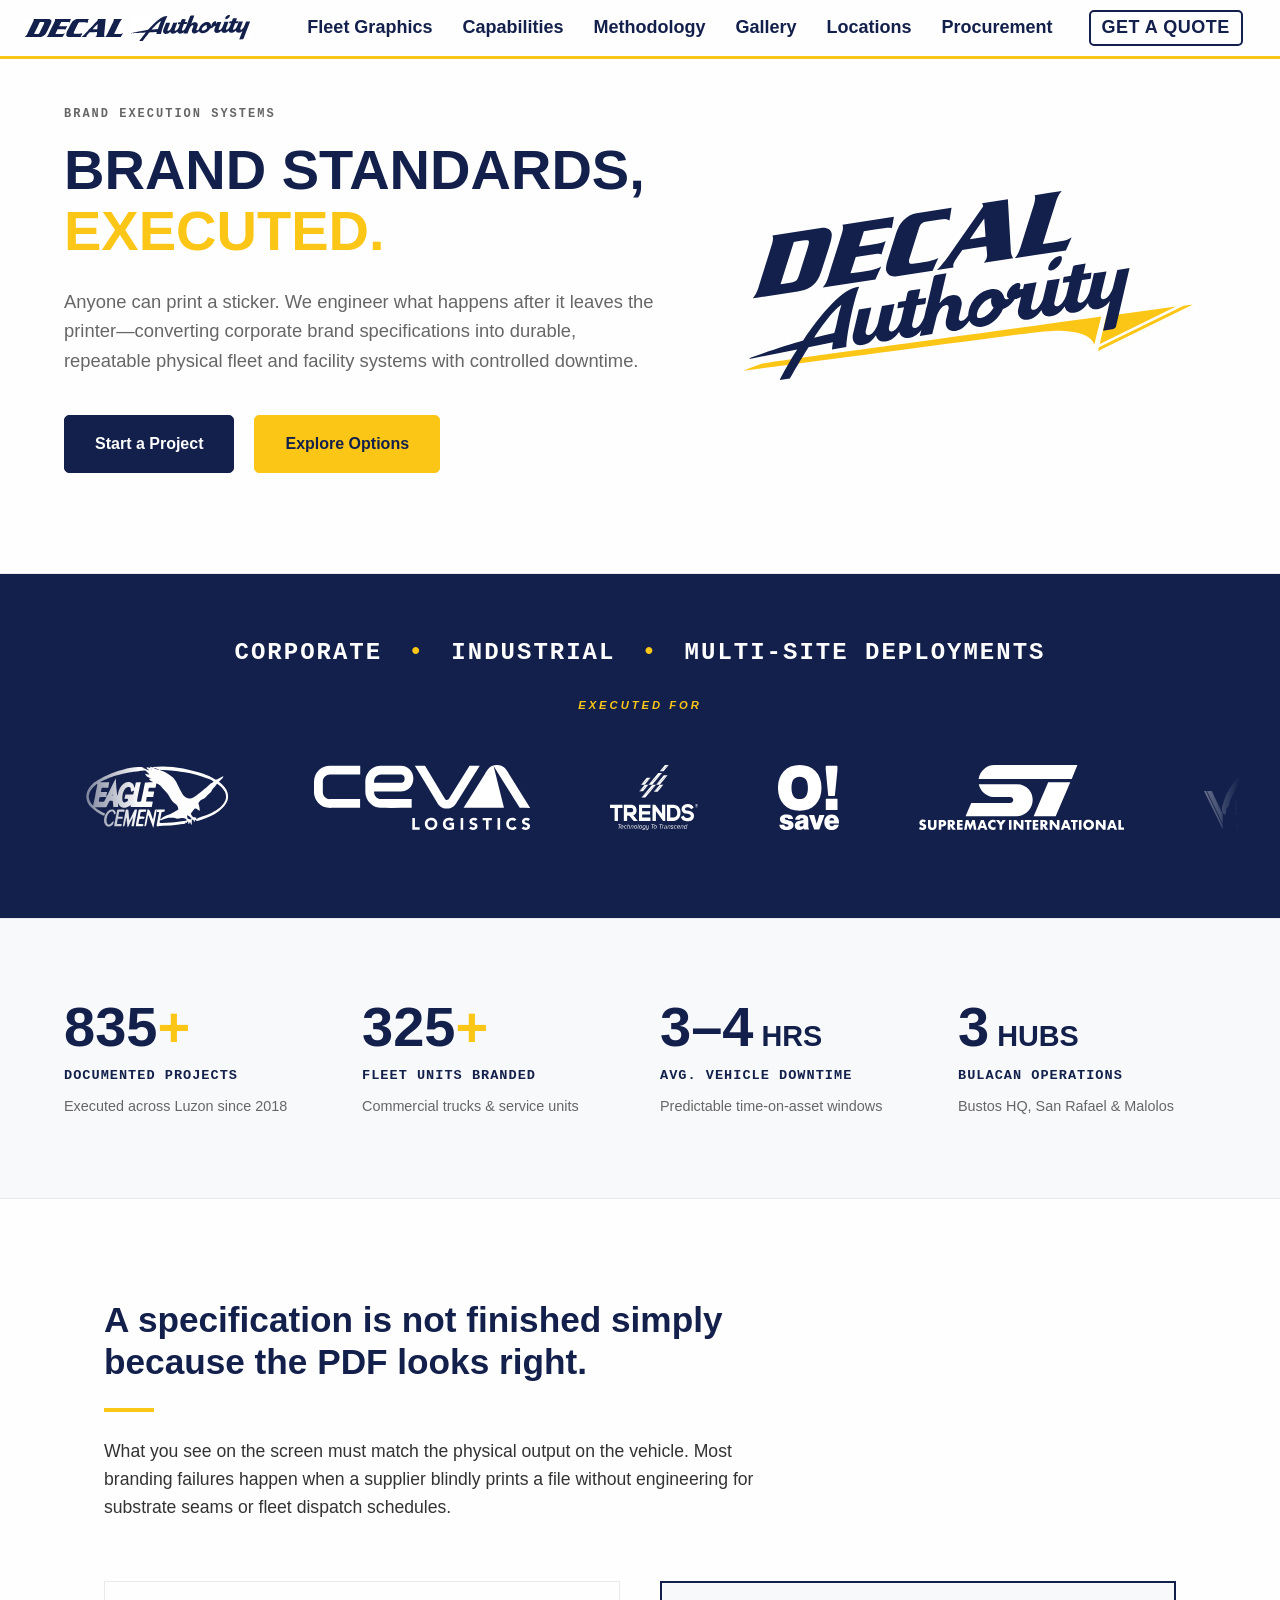
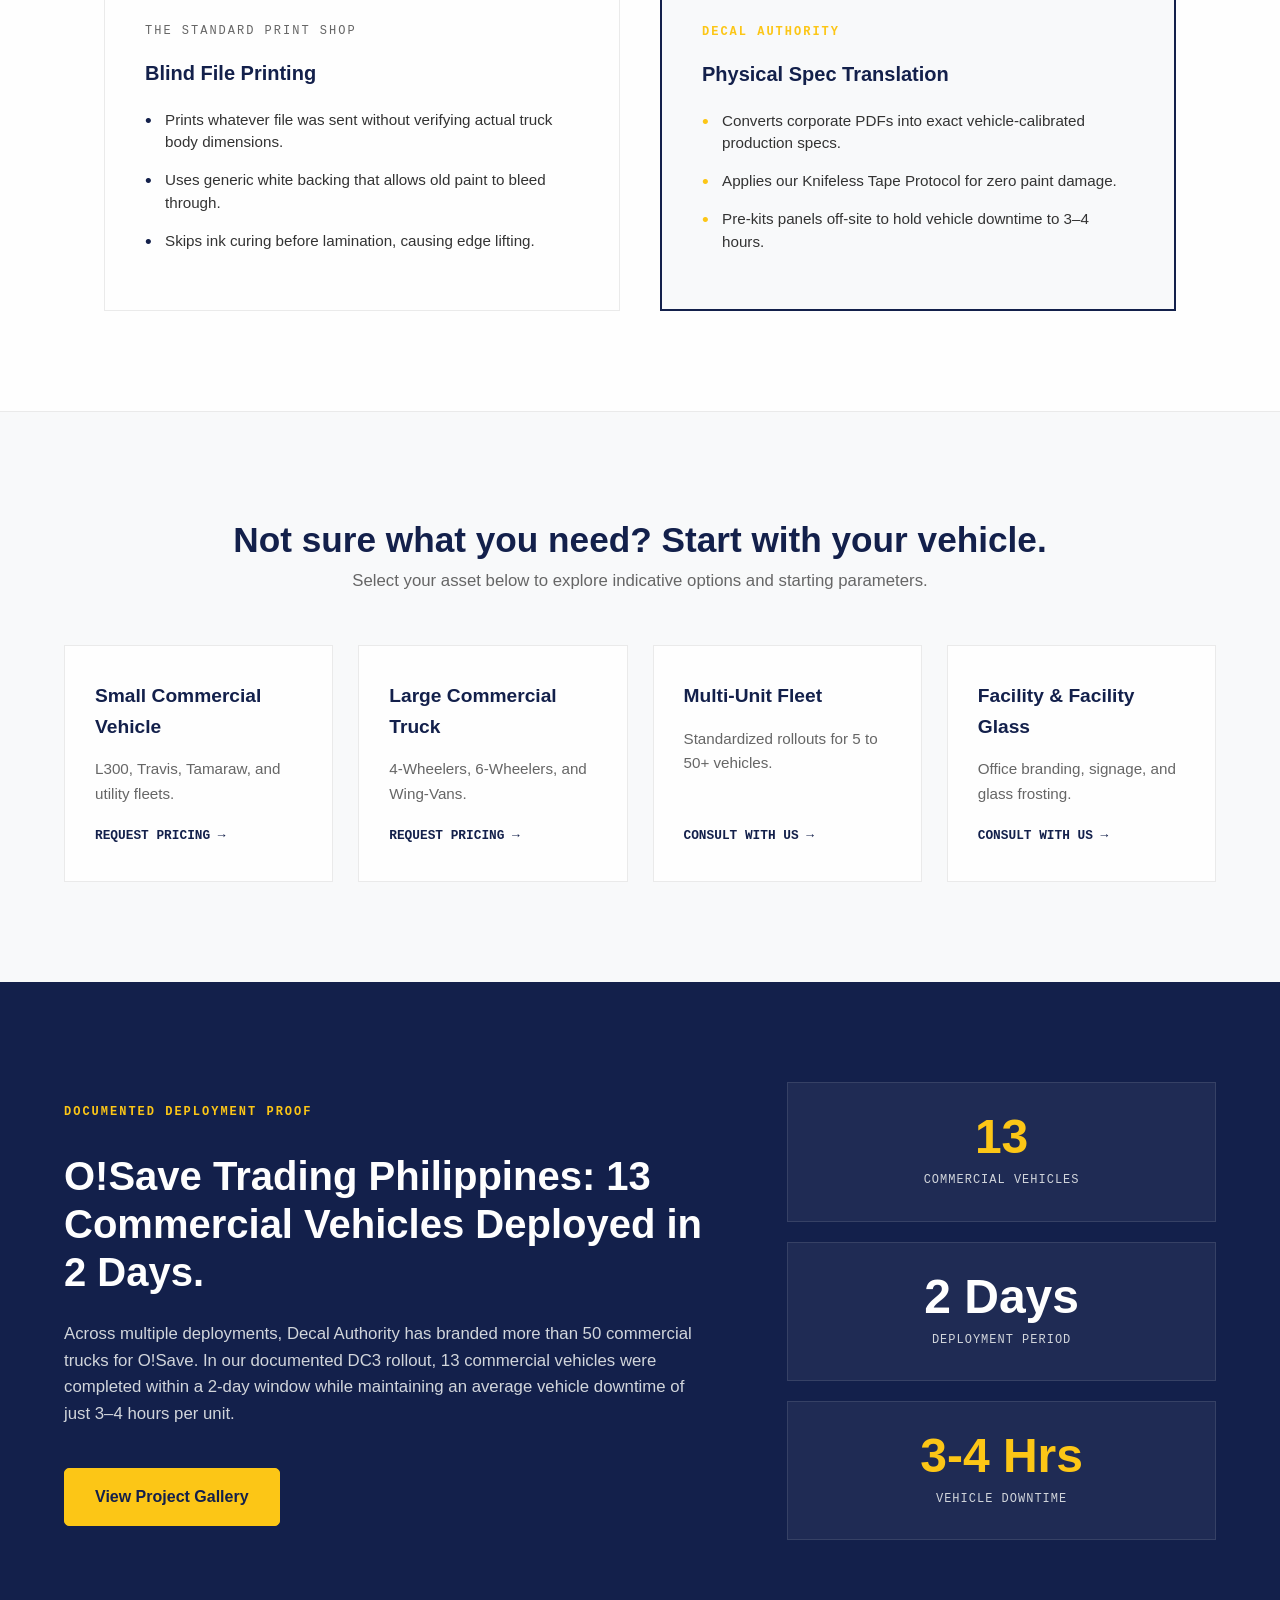
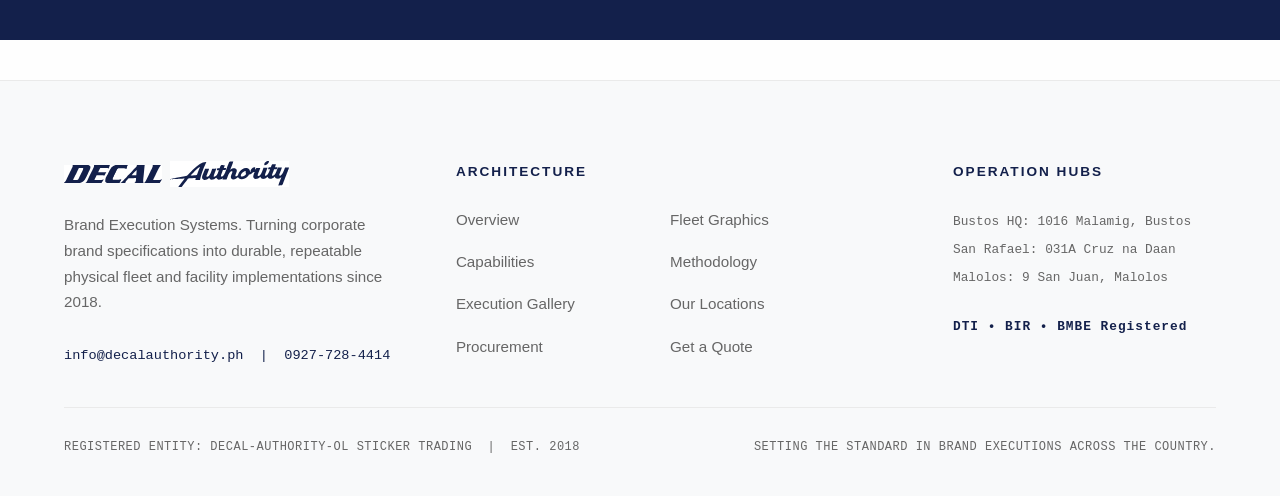
<file: index.html>
<!DOCTYPE html>
<html lang="en">
<head>
    <meta charset="UTF-8">
    <meta name="viewport" content="width=device-width, initial-scale=1.0">
    <title>Brand Execution Systems — Fleet & Commercial Branding</title>
    <meta name="description" content="Decal Authority converts corporate brand specifications into durable, repeatable physical fleet and facility systems with controlled downtime.">
    <link rel="preload" href="/assets/css/style.css?v=1.4" as="style">
    <link rel="stylesheet" href="/assets/css/style.css?v=1.4">
</head>
<body>
    
    <div id="global-nav"></div>

    <main class="content-full">
        <!-- 1. HERO SECTION -->
        <section class="hero-section">
            <div class="hero-container">
                <div class="hero-text-content">
                    <span class="hero-label">BRAND EXECUTION SYSTEMS</span>
                    <h1>Brand Standards,<br><span class="highlight">Executed.</span></h1>
                    
                    <p class="hero-subtext">Anyone can print a sticker. We engineer what happens after it leaves the printer—converting corporate brand specifications into durable, repeatable physical fleet and facility systems with controlled downtime.</p>
                    
                    <div class="hero-buttons">
                        <a href="/contacts/" class="btn btn-primary">Start a Project</a>
                        <a href="#product-selector" class="btn btn-secondary">Explore Options</a>
                    </div>
                </div>

                <div class="hero-image-content">
                    <div class="hero-big-logo">
                        <img src="/assets/images/brand.svg" alt="Decal Authority Logo" class="hero-logo-brand">
                    </div>
                </div>
            </div>
        </section>

        <!-- 2. CORPORATE CLIENTS MARQUEE (Hidden on Mobile) -->
        <section class="corporate-section hide-on-mobile">
            <h2 class="corporate-title">Corporate <span class="dot">•</span> Industrial <span class="dot">•</span> Multi-Site Deployments</h2>
            <p class="executed-for">EXECUTED FOR</p>
            <div class="marquee-wrapper">
                <div class="marquee-track" id="client-marquee-track">
                    <!-- Injected by global.js -->
                </div>
            </div>
        </section>

        <!-- 3. VERIFIED PROOF METRICS -->
        <section class="metrics-section">
            <div class="metrics-grid" id="json-metrics"></div>
        </section>

        <!-- 4. THE CORE DIFFERENCE -->
        <section class="difference-section">
            <div class="difference-header">
                <h2>A specification is not finished simply because the PDF looks right.</h2>
                <div class="accent-line"></div>
                <p>What you see on the screen must match the physical output on the vehicle. Most branding failures happen when a supplier blindly prints a file without engineering for substrate seams or fleet dispatch schedules.</p>
            </div>
            <div class="difference-grid" id="json-differences"></div>
        </section>

        <!-- 5. PRODUCTIZED ENTRY / SELECTOR -->
        <section id="product-selector" class="selector-section bg-light">
            <div class="section-container">
                <h2>Not sure what you need? Start with your vehicle.</h2>
                <p class="section-sub">Select your asset below to explore indicative options and starting parameters.</p>
                <div class="selector-grid" id="json-selector"></div>
            </div>
        </section>

        <!-- 6. PROOF / CASE STUDY -->
        <section class="case-study-section">
            <div class="case-study-grid" id="json-case-study"></div>
        </section>
    </main>

    <div id="global-footer"></div>

    <script src="/global.js?v=1.4"></script>

    <script>
        fetch('/data/home.json')
            .then(response => response.json())
            .then(data => {
                
                // 1. Build Metrics
                const metricsContainer = document.getElementById('json-metrics');
                data.metrics.forEach(metric => {
                    const suffixStyle = metric.suffix.includes('HRS') || metric.suffix.includes('HUBS') 
                        ? `<span class="metric-small">${metric.suffix}</span>` 
                        : `<span class="highlight">${metric.suffix}</span>`;
                    
                    metricsContainer.innerHTML += `
                        <div class="metric-card">
                            <div class="metric-number">${metric.number}${suffixStyle}</div>
                            <div class="metric-label">${metric.label}</div>
                            <p>${metric.description}</p>
                        </div>
                    `;
                });

                // 2. Build Differences
                const diffContainer = document.getElementById('json-differences');
                const std = data.differences.standard;
                const da = data.differences.decalAuthority;
                diffContainer.innerHTML = `
                    <div class="diff-card standard-shop">
                        <div class="diff-label">${std.label}</div>
                        <h3>${std.title}</h3>
                        <ul>${std.points.map(p => `<li>${p}</li>`).join('')}</ul>
                    </div>
                    <div class="diff-card decal-authority">
                        <div class="diff-label highlight-label">${da.label}</div>
                        <h3>${da.title}</h3>
                        <ul>${da.points.map(p => `<li>${p}</li>`).join('')}</ul>
                    </div>
                `;

                // 3. Build Selector
                const selectorContainer = document.getElementById('json-selector');
                data.selector.forEach(item => {
                    selectorContainer.innerHTML += `
                        <div class="selector-card">
                            <h3>${item.title}</h3>
                            <p>${item.description}</p>
                            <a href="${item.link}" class="contact-link">${item.cta}</a>
                        </div>
                    `;
                });

                // 4. Build Case Study
                const caseContainer = document.getElementById('json-case-study');
                const cs = data.caseStudy;
                
                let statsHtml = '';
                cs.stats.forEach(stat => {
                    const highlightClass = stat.highlight ? 'highlight' : '';
                    statsHtml += `
                        <div class="stat-box">
                            <div class="stat-num ${highlightClass}">${stat.number}</div>
                            <div class="stat-desc">${stat.label}</div>
                        </div>
                    `;
                });

                caseContainer.innerHTML = `
                    <div class="case-content">
                        <span class="hero-label" style="color: var(--color-mustard);">${cs.label}</span>
                        <h2>${cs.title}</h2>
                        <p>${cs.description}</p>
                        <a href="${cs.link}" class="btn btn-secondary" style="margin-top: 20px; display: inline-block;">${cs.cta}</a>
                    </div>
                    <div class="case-stats">
                        ${statsHtml}
                    </div>
                `;
            })
            .catch(error => console.error('Error loading home data:', error));
    </script>
</body>
</html>
</file>
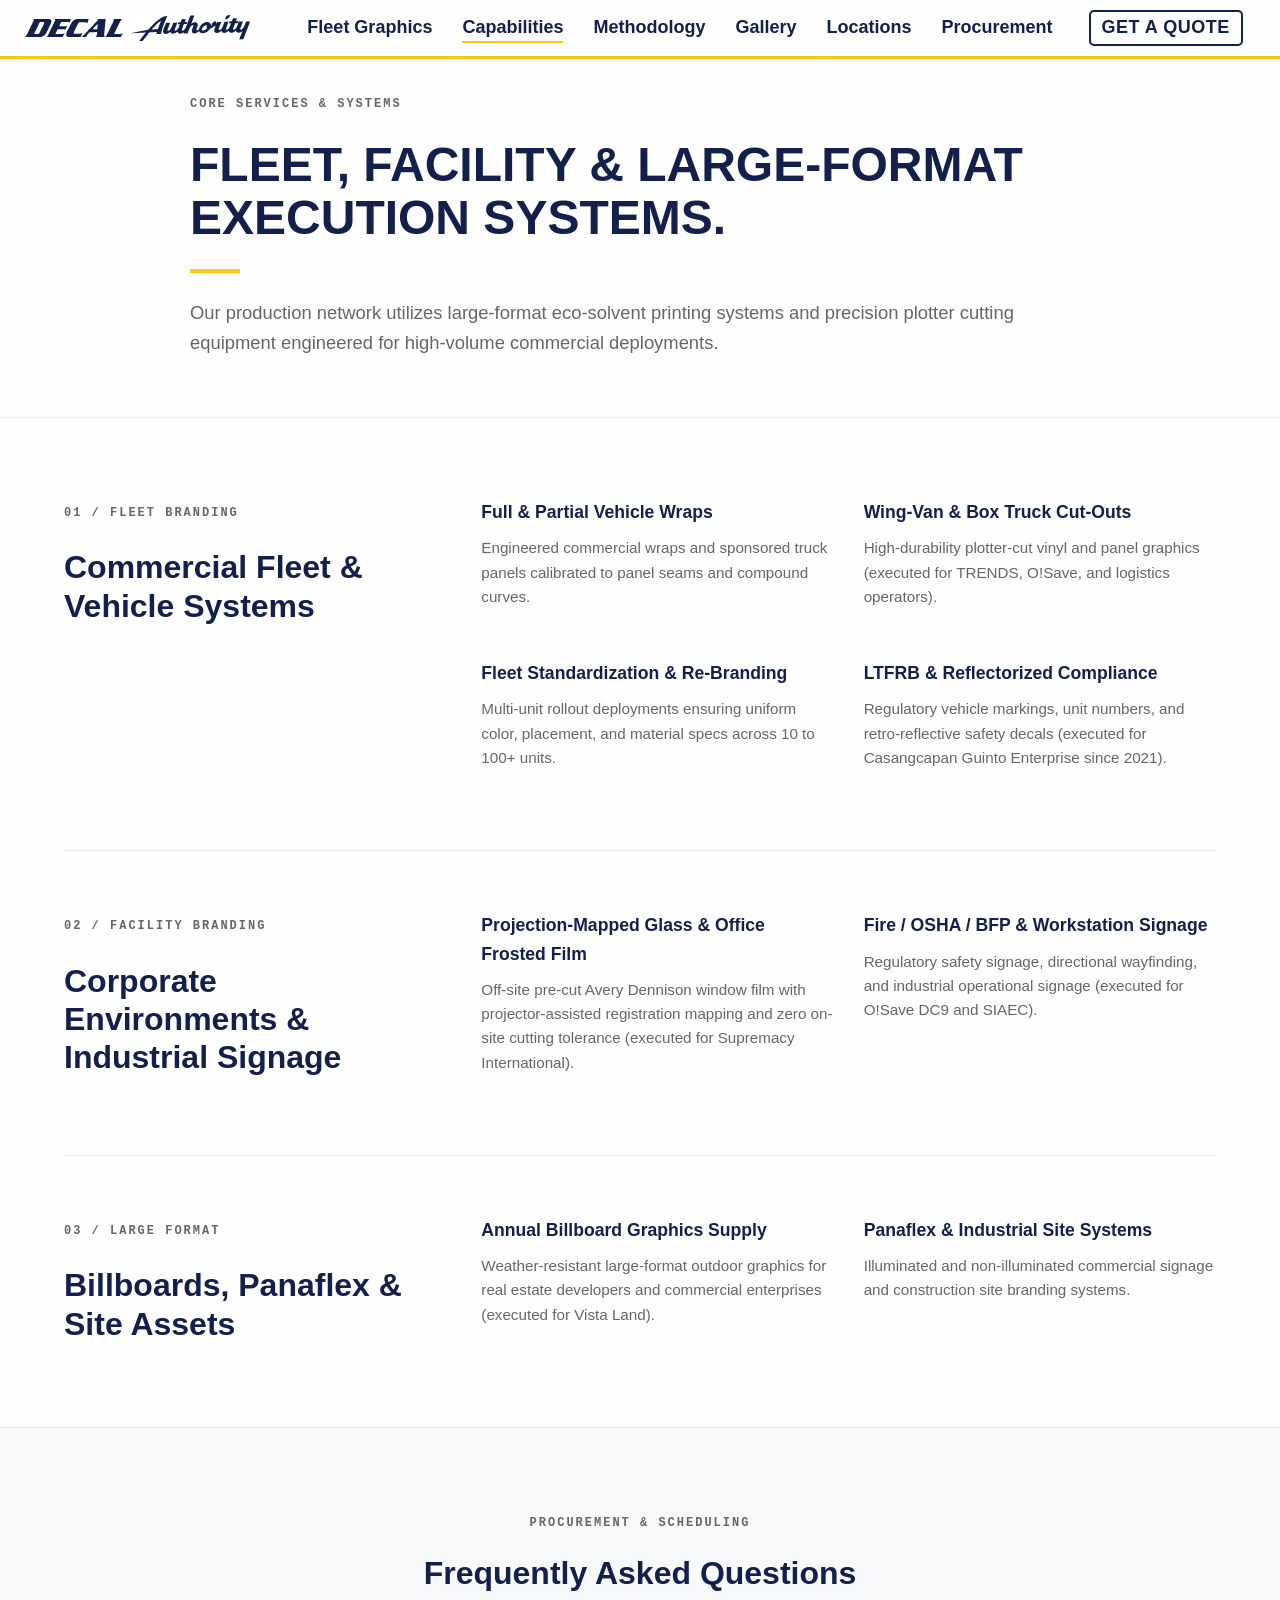
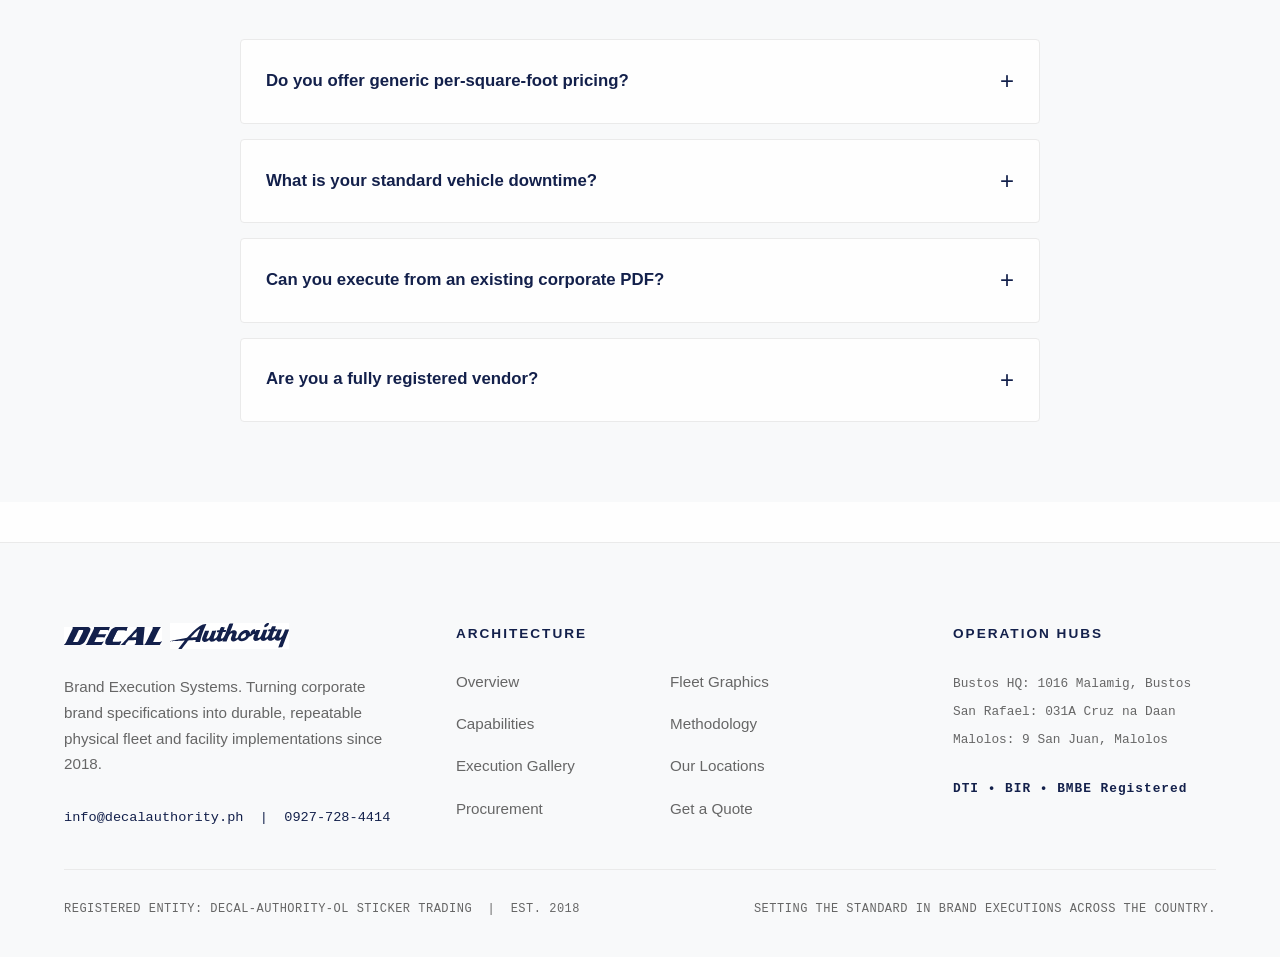
<file: capabilities/index.html>
<!DOCTYPE html>
<html lang="en">
<head>
    <meta charset="UTF-8">
    <meta name="viewport" content="width=device-width, initial-scale=1.0">
    <title>Fleet Branding, Facility Signage & Large-Format Capabilities</title>
    <meta name="description" content="Commercial vehicle wraps, wing-van graphics, LTFRB reflectorized markings, projection-mapped glass film, OSHA/BFP signage, and annual billboard graphics.">
    <!-- Pointing to your single style.css file -->
    <link rel="preload" href="/assets/css/style.css" as="style">
    <link rel="stylesheet" href="/assets/css/style.css">
</head>
<body>
    
    <!-- Navbar injected here by global.js -->
    <div id="global-nav"></div>

    <main class="content-full">
        <!-- HEADER (Kept in HTML for SEO) -->
        <section class="page-header-section">
            <div class="header-container">
                <span class="hero-label">CORE SERVICES & SYSTEMS</span>
                <h1>Fleet, Facility & Large-Format Execution Systems.</h1>
                <div class="accent-line"></div>
                <p>Our production network utilizes large-format eco-solvent printing systems and precision plotter cutting equipment engineered for high-volume commercial deployments.</p>
            </div>
        </section>

        <!-- CAPABILITIES LIST (Injected via JSON) -->
        <section class="capabilities-section">
            <div class="section-container" id="json-capabilities">
                <!-- Capabilities data loads here -->
            </div>
        </section>

        <!-- SEAMLESS FAQS (Injected via JSON) -->
        <section class="faq-section bg-light">
            <div class="section-container" style="max-width: 800px; margin: 0 auto;">
                <div style="text-align: center; margin-bottom: 40px;">
                    <span class="hero-label">PROCUREMENT & SCHEDULING</span>
                    <h2 style="font-size: 2rem; color: var(--color-navy);">Frequently Asked Questions</h2>
                </div>
                
                <div class="faq-container" id="json-faqs">
                    <!-- FAQ data loads here -->
                </div>
            </div>
        </section>
    </main>

    <!-- Footer injected here by global.js -->
    <div id="global-footer"></div>

    <script src="/global.js"></script>

    <!-- Script to construct the page from capabilities.json -->
    <script>
        fetch('/data/capabilities.json')
            .then(response => response.json())
            .then(data => {
                
                // 1. Build Capabilities Rows
                const grid = document.getElementById('json-capabilities');
                data.categories.forEach(category => {
                    const itemsHtml = category.items.map(item => `
                        <div class="cap-item">
                            <strong>${item.name}</strong>
                            <p>${item.desc}</p>
                        </div>
                    `).join('');

                    grid.innerHTML += `
                        <div class="capability-row">
                            <div class="cap-header">
                                <span class="hero-label">${category.number} / ${category.label}</span>
                                <h2>${category.title}</h2>
                            </div>
                            <div class="cap-details">
                                ${itemsHtml}
                            </div>
                        </div>
                    `;
                });

                // 2. Build FAQs
                const faqContainer = document.getElementById('json-faqs');
                data.faqs.forEach(faq => {
                    faqContainer.innerHTML += `
                        <details class="faq-item">
                            <summary>${faq.question}</summary>
                            <div class="faq-answer">${faq.answer}</div>
                        </details>
                    `;
                });

            })
            .catch(error => console.error('Error loading capabilities data:', error));
    </script>
</body>
</html>
</file>
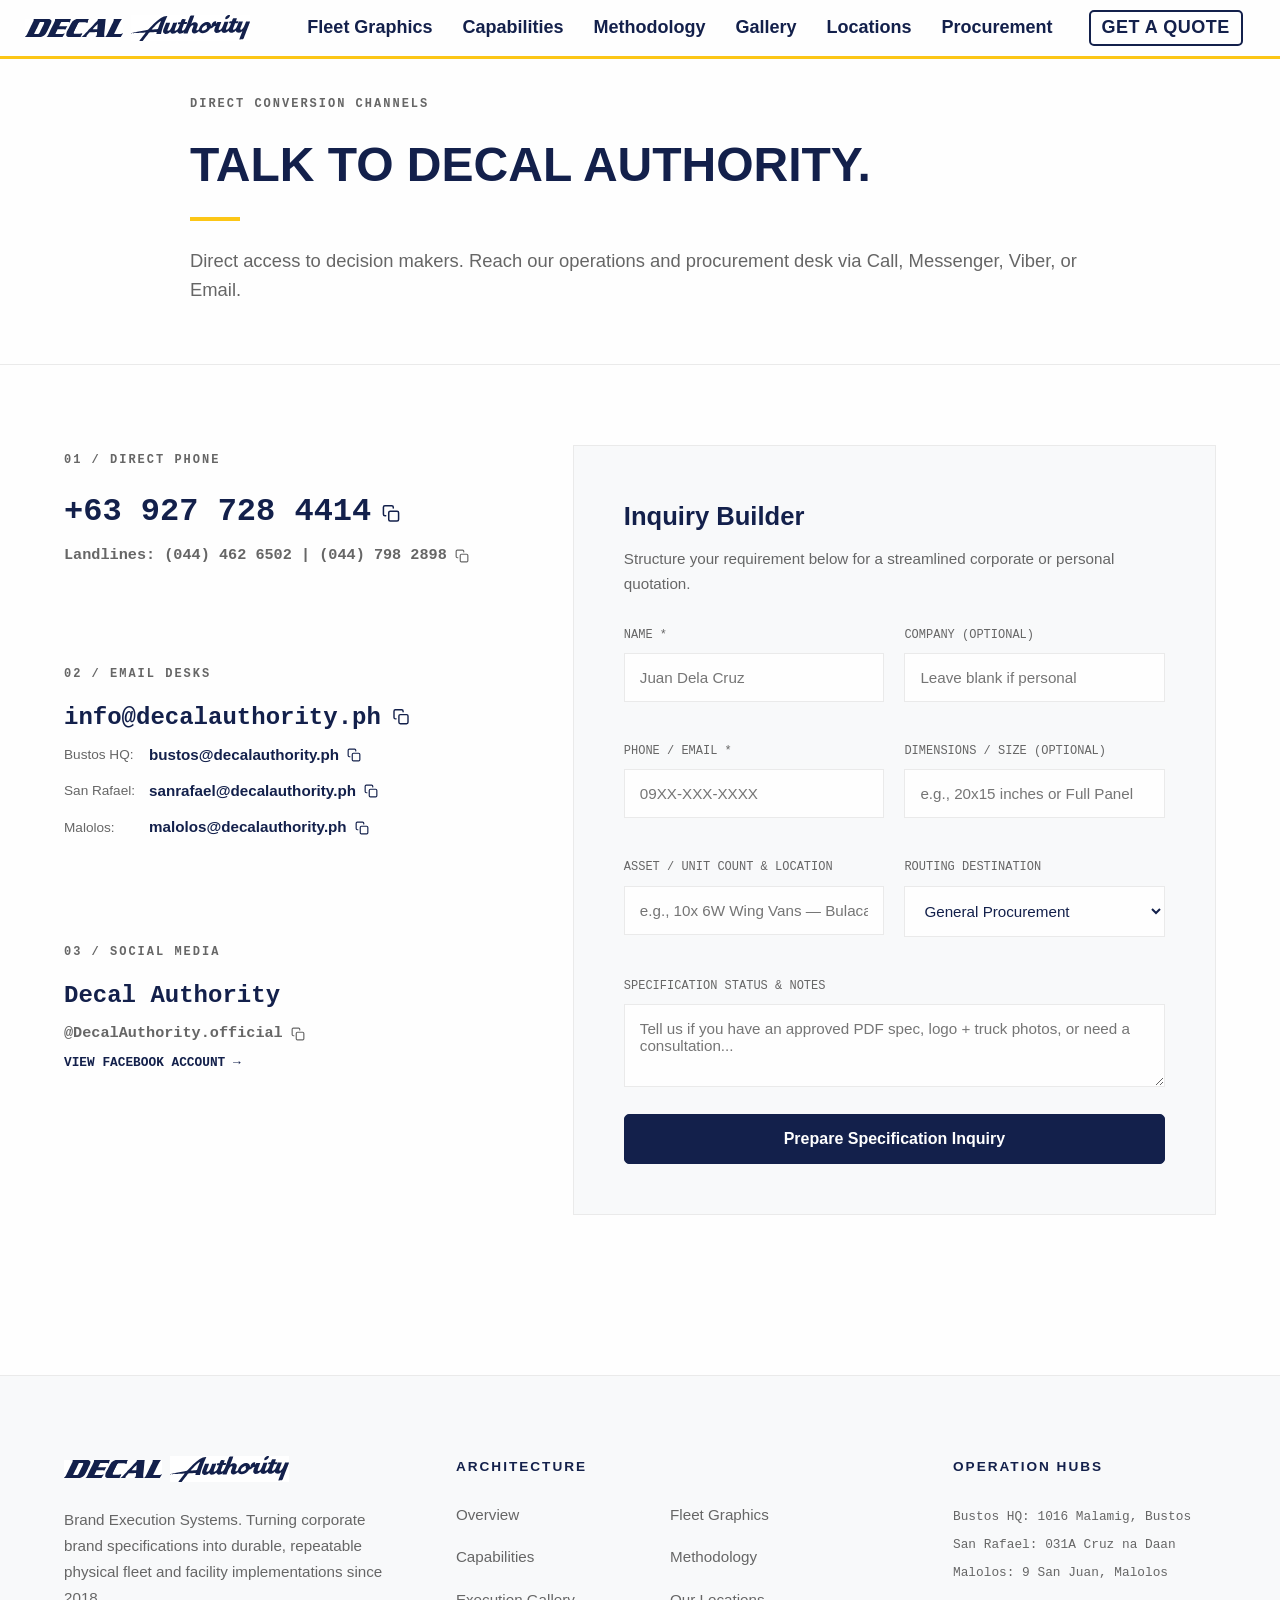
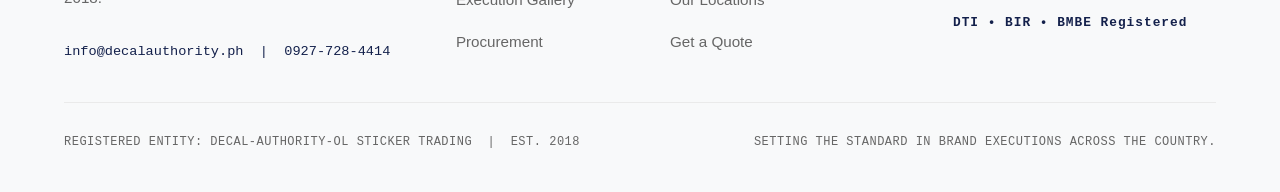
<file: contacts/index.html>
<!DOCTYPE html>
<html lang="en">
<head>
    <meta charset="UTF-8">
    <meta name="viewport" content="width=device-width, initial-scale=1.0">
    <title>Contact Decal Authority</title>
    <meta name="description" content="Talk directly to Decal Authority via Call, SMS, Viber, Messenger, or Email.">
    <link rel="preload" href="/assets/css/style.css" as="style">
    <link rel="stylesheet" href="/assets/css/style.css">
    <style>
        .copyable-item {
            cursor: pointer;
            color: var(--color-navy);
            font-weight: 700;
            display: inline-flex;
            align-items: center;
            gap: 8px;
            transition: color 0.2s ease;
        }
        .copyable-item:hover {
            color: var(--color-mustard);
        }
        select.form-input {
            width: 100%;
            padding: 15px;
            border: 1px solid var(--color-border);
            background-color: var(--color-bg);
            color: var(--color-navy);
            font-size: 0.95rem;
            font-family: inherit;
            cursor: pointer;
        }
        select.form-input:focus {
            outline: none;
            border-color: var(--color-mustard);
        }

        /* --- MOBILE REORDERING --- */
        @media (max-width: 768px) {
            .contact-split-grid {
                display: flex !important;
                flex-direction: column !important;
            }
            /* Forces the Inquiry Builder to sit at the very top */
            .intake-builder {
                order: 1 !important;
                margin-top: 0 !important; 
            }
            /* Pushes the 01, 02, 03 contact methods underneath the form */
            .contact-methods {
                order: 2 !important;
                margin-top: 50px !important; /* Adds a clean gap between the form and the contacts */
            }
        }
    </style>
</head>
<body>
    
    <div id="global-nav"></div>

    <main class="content-full">
        <section class="page-header-section">
            <div class="header-container">
                <span class="hero-label">DIRECT CONVERSION CHANNELS</span>
                <h1>Talk to Decal Authority.</h1>
                <div class="accent-line"></div>
                <p>Direct access to decision makers. Reach our operations and procurement desk via Call, Messenger, Viber, or Email.</p>
            </div>
        </section>

        <section class="contact-intake-section">
            <div class="section-container contact-split-grid">
                
                <!-- LEFT: DIRECT CONTACT INFO -->
                <div class="contact-methods" id="json-contact-methods">
                    <!-- Contact blocks load here -->
                </div>

                <!-- RIGHT: SPECIFICATION INTAKE BUILDER -->
                <div class="intake-builder bg-light">
                    <h2 id="json-builder-title">Inquiry Builder</h2>
                    <p class="intake-subtext" id="json-builder-subtext">Structure your requirement below...</p>

                    <form id="intake-form" onsubmit="generateBrief(event)">
                        <div class="form-row">
                            <div class="form-group">
                                <label>Name *</label>
                                <input type="text" id="brief-name" required placeholder="Juan Dela Cruz">
                            </div>
                            <div class="form-group">
                                <label>Company (Optional)</label>
                                <input type="text" id="brief-company" placeholder="Leave blank if personal">
                            </div>
                        </div>

                        <div class="form-row">
                            <div class="form-group">
                                <label>Phone / Email *</label>
                                <input type="text" id="brief-contact" required placeholder="09XX-XXX-XXXX">
                            </div>
                            <div class="form-group">
                                <label>Dimensions / Size (Optional)</label>
                                <input type="text" id="brief-size" placeholder="e.g., 20x15 inches or Full Panel">
                            </div>
                        </div>

                        <div class="form-row">
                            <div class="form-group">
                                <label>Asset / Unit Count & Location</label>
                                <input type="text" id="brief-units" placeholder="e.g., 10x 6W Wing Vans — Bulacan">
                            </div>
                            <div class="form-group">
                                <label>Routing Destination</label>
                                <select id="brief-routing" class="form-input">
                                    <option value="primary">General Procurement</option>
                                    <option value="sanrafael">San Rafael Hub</option>
                                    <option value="bustos">Bustos HQ</option>
                                    <option value="malolos">Malolos Hub</option>
                                </select>
                            </div>
                        </div>

                        <div class="form-group">
                            <label>Specification Status & Notes</label>
                            <textarea id="brief-notes" rows="3" placeholder="Tell us if you have an approved PDF spec, logo + truck photos, or need a consultation..."></textarea>
                        </div>

                        <button type="submit" class="btn btn-primary" style="width: 100%;">Prepare Specification Inquiry</button>
                    </form>

                    <div id="brief-output" style="display: none; margin-top: 25px;">
                        <textarea id="compiled-text" readonly rows="8" style="background-color: var(--color-bg); font-family: monospace; font-size: 0.85rem; width: 100%; padding: 15px; border: 1px solid var(--color-navy); margin-bottom: 15px;"></textarea>
                        <div style="display: flex; gap: 10px; flex-wrap: wrap;">
                            <button type="button" onclick="sendToFacebook()" class="btn btn-secondary">Copy & Open Messenger</button>
                            <a id="email-brief-btn" href="#" target="_blank" rel="noopener noreferrer" class="btn btn-primary">Send via Gmail</a>
                        </div>
                    </div>
                </div>

            </div>
        </section>
    </main>

    <div id="global-footer"></div>
    <script src="/global.js"></script>

    <script>
        let hubData = {};
        let currentTargetEmail = "info@decalauthority.ph";
        let currentTargetMessenger = "DecalAuthority.official";

        const copySvg = `<svg width="14" height="14" viewBox="0 0 24 24" fill="none" stroke="currentColor" stroke-width="2" stroke-linecap="round" stroke-linejoin="round"><rect x="9" y="9" width="13" height="13" rx="2" ry="2"></rect><path d="M5 15H4a2 2 0 0 1-2-2V4a2 2 0 0 1 2-2h9a2 2 0 0 1 2 2v1"></path></svg>`;

        fetch('/data/contacts.json')
            .then(response => response.json())
            .then(data => {
                const methodsContainer = document.getElementById('json-contact-methods');
                const call = data.contactInfo.call;
                const email = data.contactInfo.email;
                const social = data.contactInfo.social;
                hubData = data.hubs;

                let branchEmailsHtml = '';
                email.branches.forEach(e => {
                    branchEmailsHtml += `
                        <div style="margin-bottom: 12px; font-size: 0.95rem; display: flex; align-items: center;">
                            <span class="text-muted" style="display:inline-block; width: 85px;">${e.title}:</span> 
                            <span class="copyable-item" onclick="copyTextValue(this, '${e.address}')" title="Click to copy">
                                ${e.address} ${copySvg}
                            </span>
                            <span class="copy-feedback" style="display:none; color: var(--color-mustard); font-size: 0.75rem; font-weight:bold; margin-left:10px;">Copied!</span>
                        </div>
                    `;
                });

                methodsContainer.innerHTML = `
                    <div class="contact-block">
                        <span class="hero-label">${call.label}</span>
                        
                        <!-- Primary Phone -->
                        <div class="contact-primary" style="margin-top: 10px; font-size: 2rem;">
                            <span class="copyable-item" onclick="copyTextValue(this, '${call.primary}')" title="Click to copy">
                                ${call.primary} <span style="transform: scale(1.3); margin-left: 5px;">${copySvg}</span>
                            </span>
                            <span class="copy-feedback" style="display:none; color: var(--color-mustard); font-size: 1rem; font-weight:bold; margin-left:10px;">Copied!</span>
                        </div>

                        <!-- Secondary Landlines -->
                        <div class="contact-secondary" style="margin-top: 15px; margin-bottom: 25px;">
                            <span class="copyable-item" style="font-size: 0.95rem; color: var(--color-text-muted);" onclick="copyTextValue(this, '${call.secondary}')" title="Click to copy">
                                ${call.secondary} ${copySvg}
                            </span>
                            <span class="copy-feedback" style="display:none; color: var(--color-mustard); font-size: 0.75rem; font-weight:bold; margin-left:10px;">Copied!</span>
                        </div>
                    </div>

                    <div class="contact-block" style="margin-top: 60px;">
                        <span class="hero-label">${email.label}</span>
                        
                        <!-- Primary Email -->
                        <div class="contact-primary" style="margin-top: 10px; margin-bottom: 20px; font-size: 1.5rem;">
                            <span class="copyable-item" onclick="copyTextValue(this, '${email.primary}')" title="Click to copy">
                                ${email.primary} <span style="transform: scale(1.2); margin-left: 5px;">${copySvg}</span>
                            </span>
                            <span class="copy-feedback" style="display:none; color: var(--color-mustard); font-size: 0.85rem; font-weight:bold; margin-left:10px;">Copied!</span>
                        </div>
                        
                        <!-- Branch Emails -->
                        <div>
                            ${branchEmailsHtml}
                        </div>
                    </div>

                    <div class="contact-block" style="margin-top: 60px;">
                        <span class="hero-label">${social.label}</span>
                        
                        <!-- Facebook Page -->
                        <div class="contact-primary" style="margin-top: 10px; font-size: 1.5rem;">
                            ${social.name}
                        </div>
                        <div class="contact-secondary" style="margin-top: 5px; margin-bottom: 20px;">
                            <span class="copyable-item" style="font-size: 0.95rem; color: var(--color-text-muted);" onclick="copyTextValue(this, '${social.link}')" title="Click to copy">
                                ${social.displayLink} ${copySvg}
                            </span>
                            <span class="copy-feedback" style="display:none; color: var(--color-mustard); font-size: 0.75rem; font-weight:bold; margin-left:10px;">Copied!</span>
                        </div>
                        
                        <!-- FACEBOOK LINK -->
                        <div class="contact-actions" style="display: flex; align-items: center; flex-wrap: wrap; gap: 15px;">
                            <a href="${social.link}" target="_blank" rel="noopener noreferrer" class="contact-link">View Facebook Account &rarr;</a>
                        </div>
                    </div>
                `;

                document.getElementById('json-builder-title').innerText = data.builder.title;
                document.getElementById('json-builder-subtext').innerText = data.builder.subtext;
            })
            .catch(error => console.error('Error loading contacts data:', error));

        function generateBrief(e) {
            e.preventDefault();
            const name = document.getElementById('brief-name').value;
            const company = document.getElementById('brief-company').value || 'Personal / None';
            const contact = document.getElementById('brief-contact').value;
            const size = document.getElementById('brief-size').value || 'To be confirmed';
            const units = document.getElementById('brief-units').value || 'To be confirmed';
            const notes = document.getElementById('brief-notes').value || 'None specified';
            const routing = document.getElementById('brief-routing').value;

            currentTargetEmail = hubData[routing].email;
            currentTargetMessenger = hubData[routing].messenger;

            const compiledText = `DECAL AUTHORITY — INQUIRY
-------------------------
Name: ${name}
Company: ${company}
Contact: ${contact}
Dimensions: ${size}
Assets: ${units}
Notes: ${notes}`;
            
            document.getElementById('compiled-text').value = compiledText;
            document.getElementById('brief-output').style.display = 'block';

            const gmailUrl = `https://mail.google.com/mail/?view=cm&fs=1&to=${currentTargetEmail}&su=Project+Inquiry+—+${encodeURIComponent(name)}&body=${encodeURIComponent(compiledText)}`;
            document.getElementById('email-brief-btn').href = gmailUrl;
        }

        function sendToFacebook() {
            const copyText = document.getElementById('compiled-text');
            copyText.select();
            document.execCommand("copy");
            window.open("https://m.me/DecalAuthority.official", "_blank");
        }

        function copyTextValue(element, textToCopy) {
            navigator.clipboard.writeText(textToCopy);
            const feedback = element.nextElementSibling;
            feedback.style.display = 'inline';
            setTimeout(() => { feedback.style.display = 'none'; }, 1500);
        }
    </script>
</body>
</html>
</file>
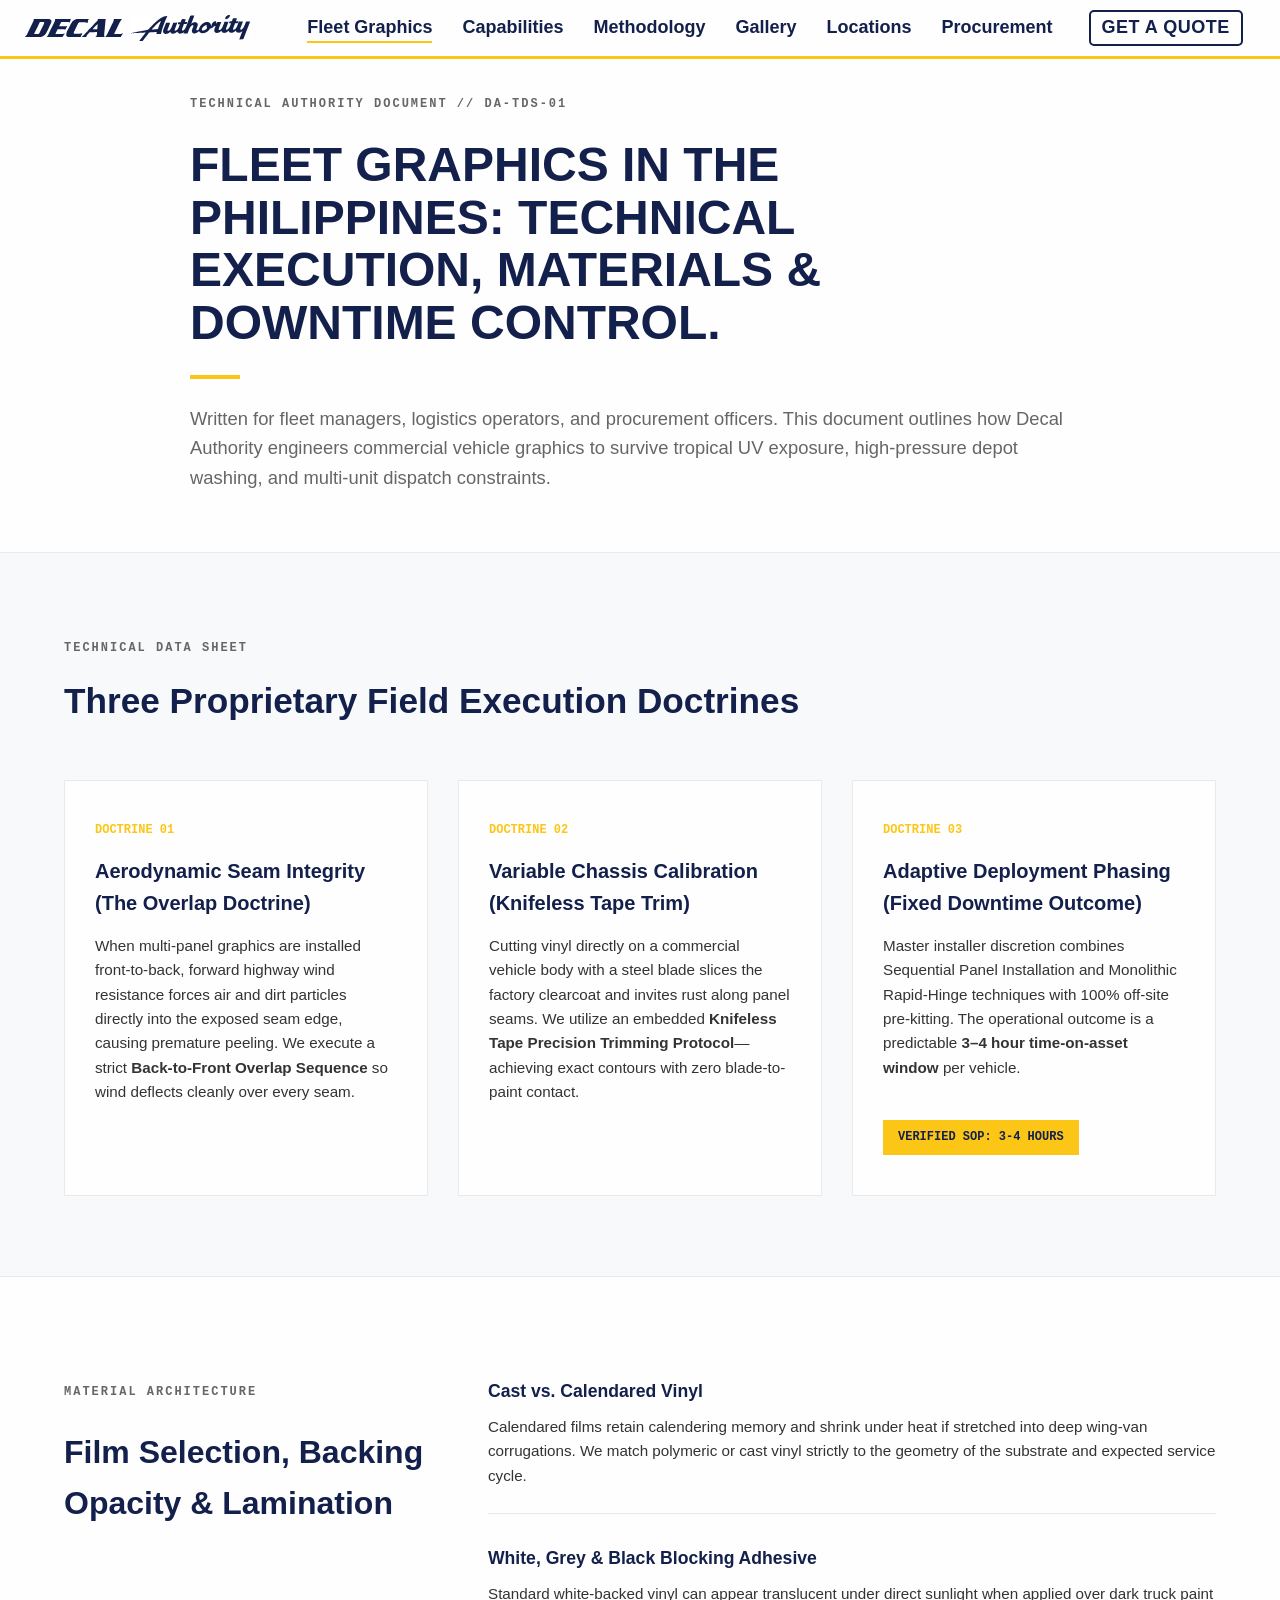
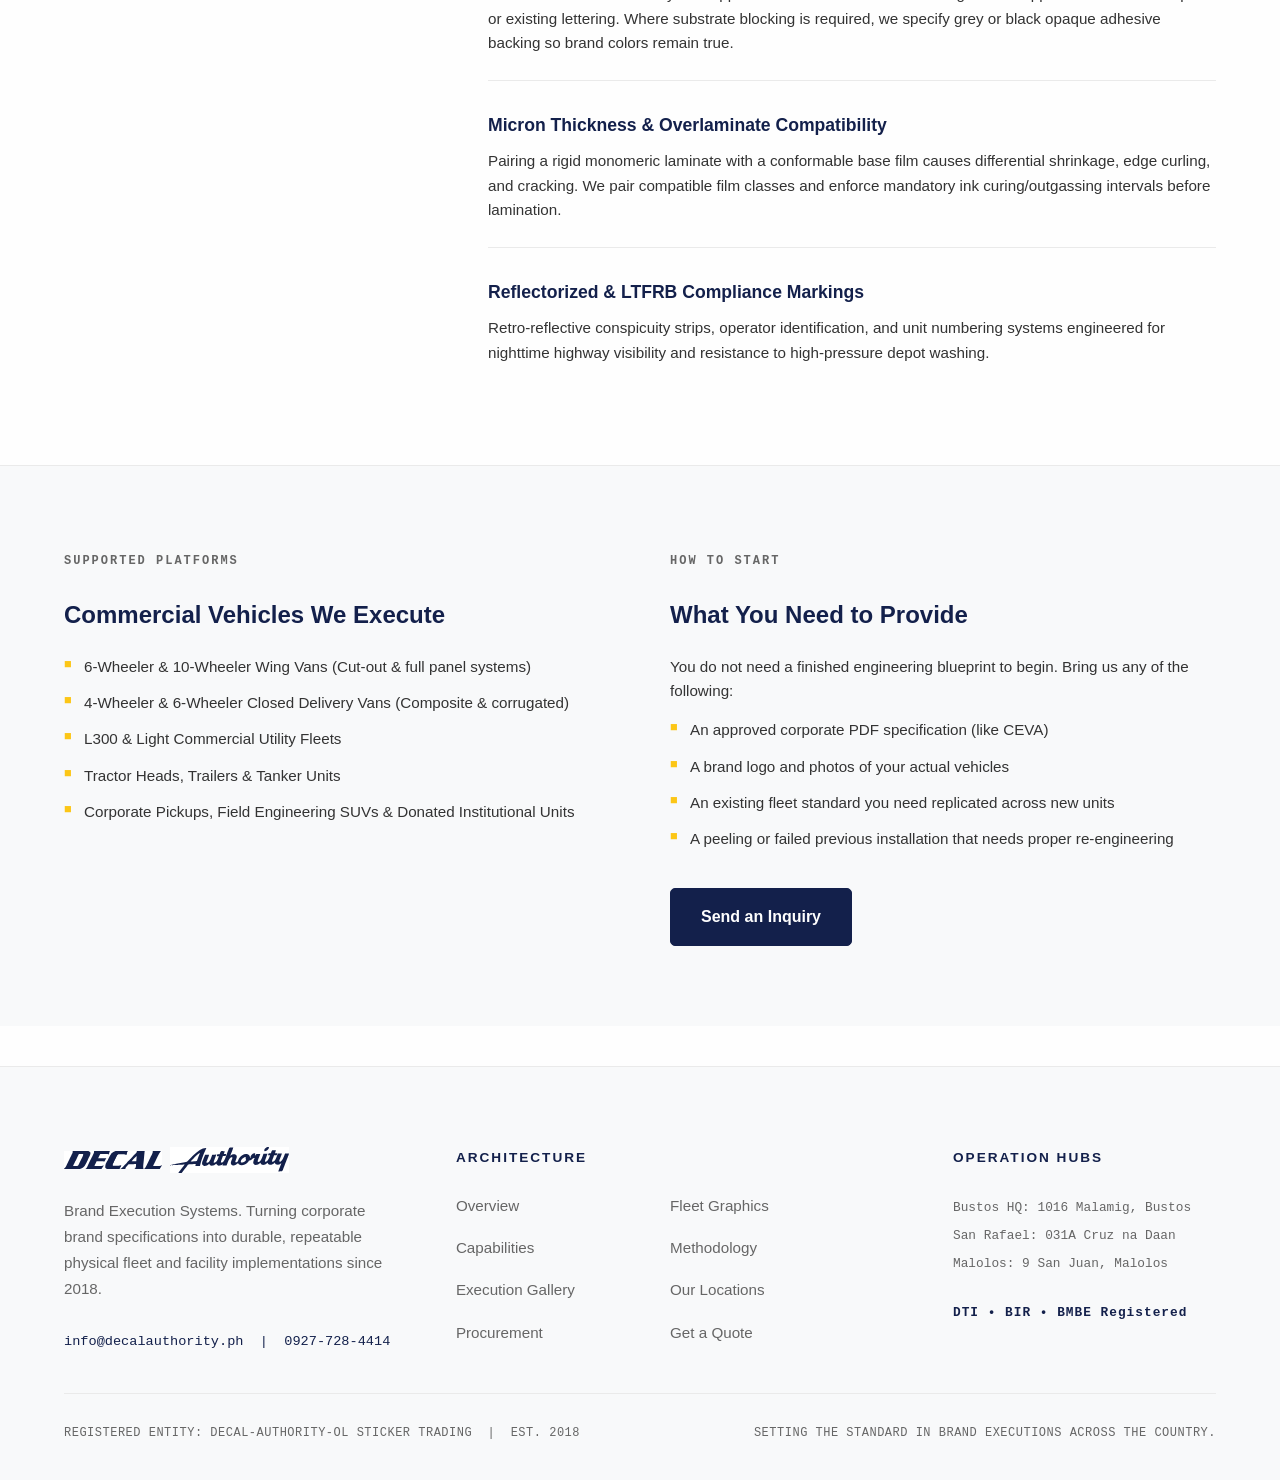
<file: fleet-graphics/index.html>
<!DOCTYPE html>
<html lang="en">
<head>
    <meta charset="UTF-8">
    <meta name="viewport" content="width=device-width, initial-scale=1.0">
    <title>Fleet Graphics Philippines: Technical Execution & Downtime Control</title>
    <meta name="description" content="Technical authority guide to commercial fleet graphics in the Philippines. Overlap doctrine, knifeless tape protocol, backing opacity, and 3–4 hour vehicle downtime control.">
    <!-- Single CSS Link -->
    <link rel="preload" href="/assets/css/style.css" as="style">
    <link rel="stylesheet" href="/assets/css/style.css">
</head>
<body>
    
    <!-- Navbar injected here by global.js -->
    <div id="global-nav"></div>

    <main class="content-full">
        <!-- HEADER (Kept in HTML for SEO indexing) -->
        <section class="page-header-section">
            <div class="header-container">
                <span class="hero-label">TECHNICAL AUTHORITY DOCUMENT // DA-TDS-01</span>
                <h1>Fleet Graphics in the Philippines: Technical Execution, Materials & Downtime Control.</h1>
                <div class="accent-line"></div>
                <p>Written for fleet managers, logistics operators, and procurement officers. This document outlines how Decal Authority engineers commercial vehicle graphics to survive tropical UV exposure, high-pressure depot washing, and multi-unit dispatch constraints.</p>
            </div>
        </section>

        <!-- THREE PROPRIETARY DOCTRINES (Injected via JSON) -->
        <section class="doctrines-section">
            <div class="section-container">
                <span class="hero-label">TECHNICAL DATA SHEET</span>
                <h2 class="section-title">Three Proprietary Field Execution Doctrines</h2>
                <div class="doctrines-grid" id="json-doctrines"></div>
            </div>
        </section>

        <!-- MATERIAL ARCHITECTURE (Injected via JSON) -->
        <section class="materials-section">
            <div class="materials-grid">
                <div class="materials-header">
                    <span class="hero-label">MATERIAL ARCHITECTURE</span>
                    <h2>Film Selection, Backing Opacity & Lamination</h2>
                </div>
                <div class="materials-list" id="json-materials"></div>
            </div>
        </section>

        <!-- HOW TO START & SUPPORTED PLATFORMS (Injected via JSON) -->
        <section class="platforms-section bg-light">
            <div class="platforms-grid section-container">
                <div class="platform-block">
                    <span class="hero-label">SUPPORTED PLATFORMS</span>
                    <h3>Commercial Vehicles We Execute</h3>
                    <ul id="json-platforms"></ul>
                </div>
                <div class="platform-block">
                    <span class="hero-label">HOW TO START</span>
                    <h3>What You Need to Provide</h3>
                    <p class="platforms-subtext">You do not need a finished engineering blueprint to begin. Bring us any of the following:</p>
                    <ul id="json-requirements"></ul>
                    <a href="/contacts/" class="btn btn-primary" style="margin-top: 25px; display: inline-block;">Send an Inquiry</a>
                </div>
            </div>
        </section>
    </main>

    <!-- Footer injected here by global.js -->
    <div id="global-footer"></div>

    <script src="/global.js"></script>

    <!-- Script to construct the page from fleet.json -->
    <script>
        fetch('/data/fleet.json')
            .then(response => response.json())
            .then(data => {
                
                // 1. Build Doctrines
                const doctrinesContainer = document.getElementById('json-doctrines');
                data.doctrines.forEach(doc => {
                    const badgeHtml = doc.badge ? `<div class="verified-badge">${doc.badge}</div>` : '';
                    doctrinesContainer.innerHTML += `
                        <div class="doctrine-card">
                            <div class="doctrine-label">${doc.label}</div>
                            <h3>${doc.title}</h3>
                            <p>${doc.description}</p>
                            ${badgeHtml}
                        </div>
                    `;
                });

                // 2. Build Materials
                const materialsContainer = document.getElementById('json-materials');
                data.materials.forEach(mat => {
                    materialsContainer.innerHTML += `
                        <div class="material-item">
                            <strong>${mat.title}</strong>
                            <p>${mat.description}</p>
                        </div>
                    `;
                });

                // 3. Build Platforms List
                const platformsContainer = document.getElementById('json-platforms');
                data.platforms.forEach(platform => {
                    platformsContainer.innerHTML += `<li>${platform}</li>`;
                });

                // 4. Build Requirements List
                const reqsContainer = document.getElementById('json-requirements');
                data.requirements.forEach(req => {
                    reqsContainer.innerHTML += `<li>${req}</li>`;
                });

            })
            .catch(error => console.error('Error loading fleet data:', error));
    </script>
</body>
</html>
</file>
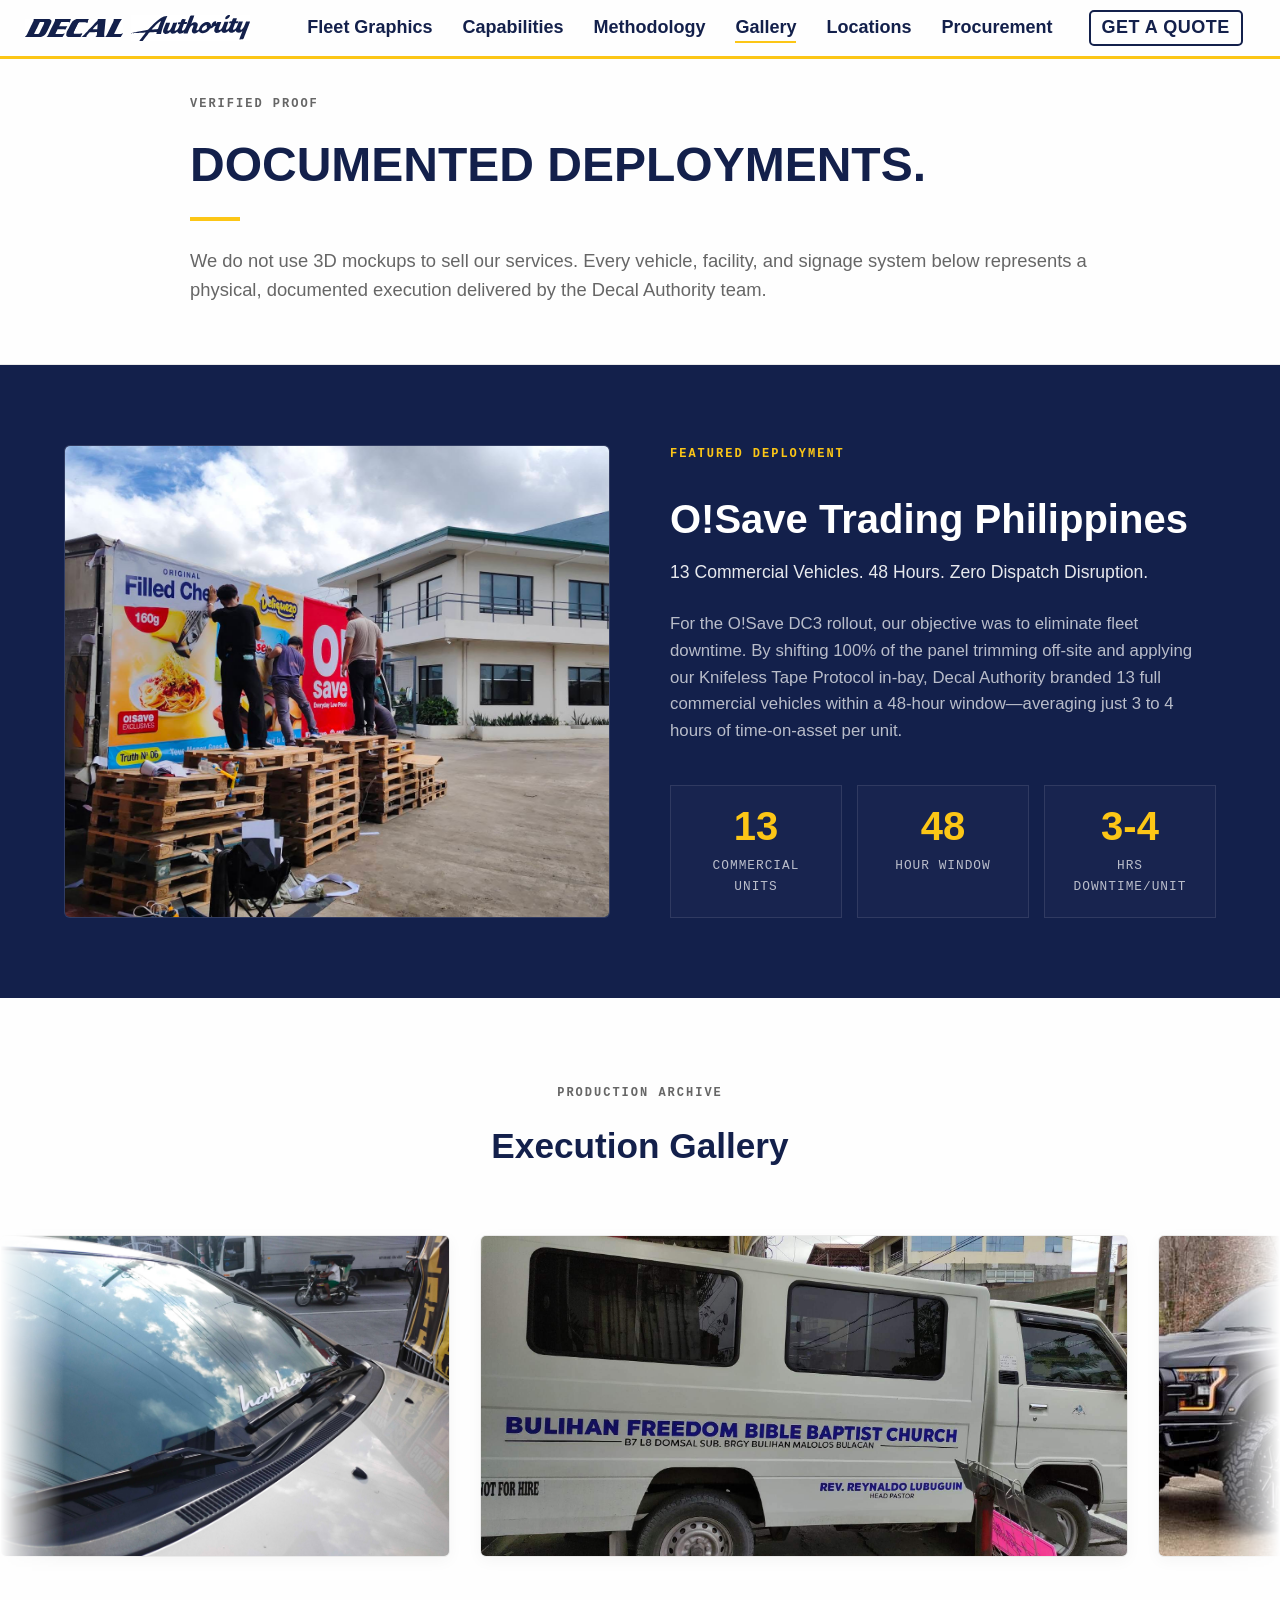
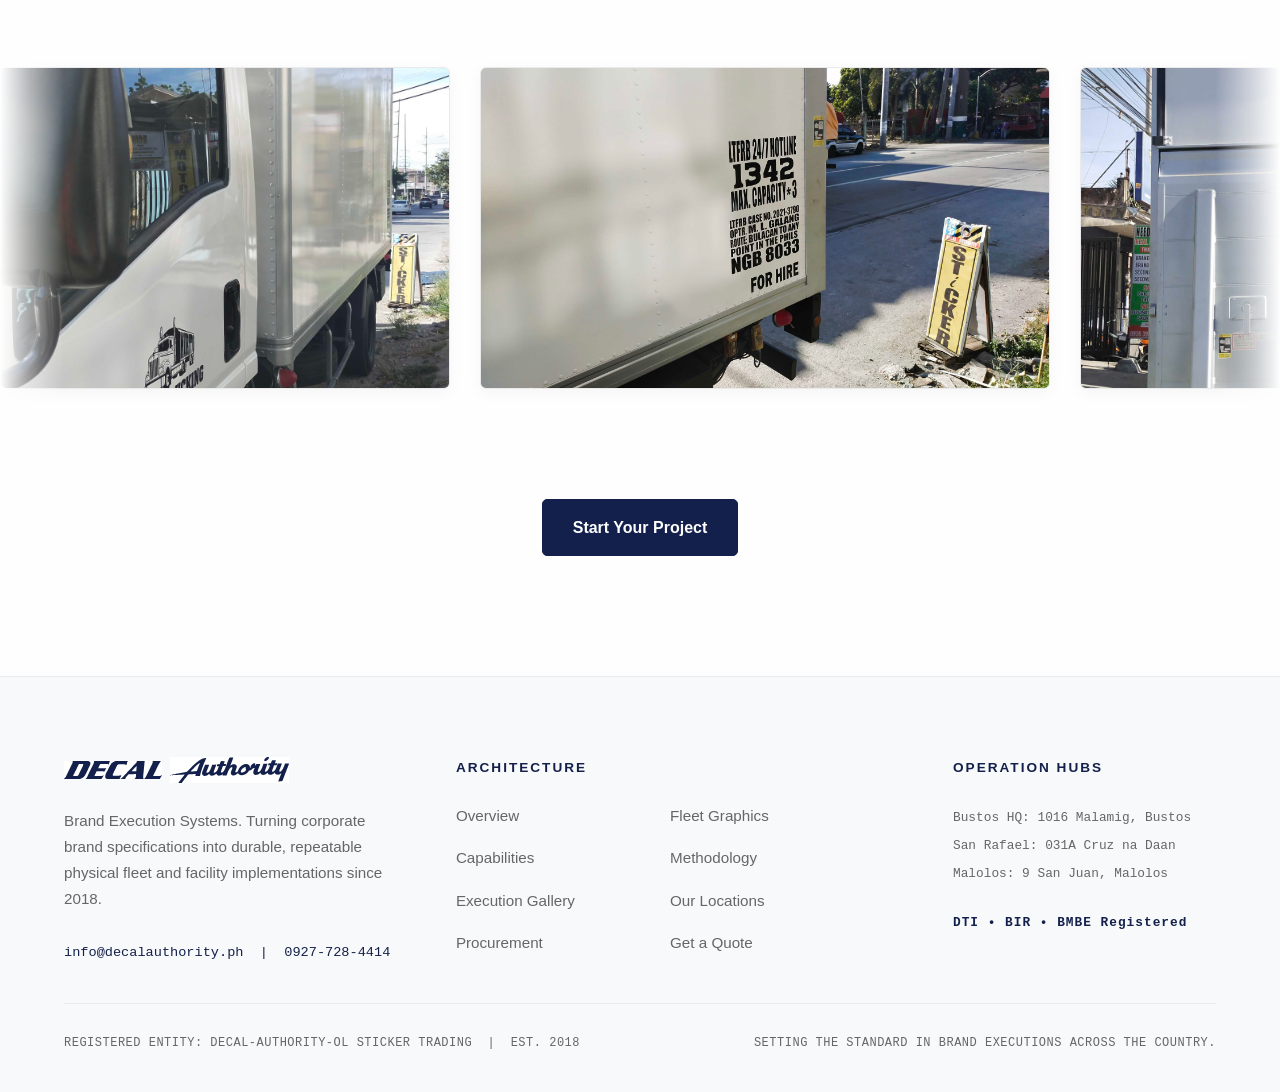
<file: gallery/index.html>
<!DOCTYPE html>
<html lang="en">
<head>
    <meta charset="UTF-8">
    <meta name="viewport" content="width=device-width, initial-scale=1.0">
    <title>Execution Gallery</title>
    <meta name="description" content="View our documented deployment proof, including the O!Save 13-vehicle rollout and our grand execution archive.">
    <link rel="preload" href="/assets/css/style.css" as="style">
    <link rel="stylesheet" href="/assets/css/style.css">
    <style>
        /* Base styling for the grand gallery - large box sizes restored */
        .gallery-item {
            background-color: var(--color-border); 
            display: flex;
            align-items: center;
            justify-content: center;
            min-width: 450px;
        }
        .gallery-item img {
            width: 100%;
            height: 320px;
            object-fit: cover;
        }
        
        /* SLOW DOWN MARQUEE */
        .gallery-marquee-track {
            animation-duration: 90s !important; /* Much slower and easier to read */
        }
        #json-gallery-row2 {
            animation-duration: 100s !important; /* Slightly offset speed for depth */
        }

        /* Slideshow image class for O!Save */
        .osave-slide {
            position: absolute;
            top: 0;
            left: 0;
            width: 100%;
            height: 100%;
            object-fit: cover;
            border-radius: 4px;
            transition: opacity 1s ease-in-out;
        }

        /* --- RESPONSIVE CLASSES FOR O!SAVE SECTION --- */
        .case-study-grid {
            display: grid;
            grid-template-columns: 1fr 1fr;
            align-items: stretch;
            gap: 60px;
            max-width: 1200px;
            margin: 0 auto;
        }
        .stats-grid {
            display: grid;
            grid-template-columns: repeat(3, 1fr);
            gap: 15px;
        }
        
        /* Mobile Adjustments */
        @media (max-width: 768px) {
            .case-study-grid {
                grid-template-columns: 1fr; /* Stacks image on top, text on bottom */
                gap: 30px;
            }
            .case-study-section {
                padding: 40px 5% !important; /* Reduces massive top padding on phones */
            }
            #osave-slider-container {
                min-height: 250px !important; /* Keeps the slider proportioned on small screens */
            }
            .stats-grid {
                grid-template-columns: 1fr; /* Stacks the 13, 48, 3-4 stats vertically for readability */
            }
            
            /* --- MOBILE FIX FOR GRAND GALLERY MARQUEE --- */
            /* Removed the shrinking CSS here so images return to their large, clear 450px box size */
            .grand-gallery-section {
                padding: 50px 0 !important; /* Reduces excessive white space above/below marquee */
            }
        }
    </style>
</head>
<body>
    
    <div id="global-nav"></div>

    <main class="content-full">
        <!-- 1. PAGE HEADER -->
        <section class="page-header-section">
            <div class="header-container">
                <span class="hero-label">VERIFIED PROOF</span>
                <h1>Documented Deployments.</h1>
                <div class="accent-line"></div>
                <p>We do not use 3D mockups to sell our services. Every vehicle, facility, and signage system below represents a physical, documented execution delivered by the Decal Authority team.</p>
            </div>
        </section>

        <!-- 2. O!SAVE FEATURED CASE STUDY (WITH AUTO-FADING SLIDER) -->
        <section class="case-study-section" style="padding: 80px 5%; background-color: var(--color-navy); color: #fff;">
            <div class="case-study-grid" id="json-case-study">
                <!-- Data loads here -->
            </div>
        </section>

        <!-- 3. GRAND GALLERY MARQUEE -->
        <section class="grand-gallery-section" style="padding: 80px 0; overflow: hidden; background-color: var(--color-bg);">
            <div style="text-align: center; margin-bottom: 40px;">
                <span class="hero-label" id="json-gallery-label">PRODUCTION ARCHIVE</span>
                <h2 style="font-size: 2.2rem; color: var(--color-navy);" id="json-gallery-title">Execution Gallery</h2>
            </div>

            <!-- Row 1: Moves Left -->
            <div class="gallery-marquee-wrapper">
                <div class="gallery-marquee-track" id="json-gallery-row1"></div>
            </div>

            <!-- Row 2: Moves Right (Reverse) -->
            <div class="gallery-marquee-wrapper" style="margin-top: 30px;">
                <div class="gallery-marquee-track" id="json-gallery-row2" style="animation-direction: reverse; animation-duration: 45s;"></div>
            </div>
            
            <div style="text-align: center; margin-top: 50px;">
                <a href="/contacts/" class="btn btn-primary">Start Your Project</a>
            </div>
        </section>
    </main>

    <div id="global-footer"></div>
    <script src="/global.js"></script>

    <!-- JSON Fetch Script for Gallery -->
    <script>
        fetch('/data/gallery.json')
            .then(response => response.json())
            .then(data => {
                
                // 1. Build O!Save Case Study
                const caseContainer = document.getElementById('json-case-study');
                const cs = data.caseStudy;
                const osaveImages = data.osaveMarquee; 
                
                let statsHtml = '';
                cs.stats.forEach(stat => {
                    statsHtml += `
                        <div class="stat-box" style="padding: 20px; border: 1px solid rgba(255,255,255,0.1); background-color: rgba(255,255,255,0.02); text-align: center;">
                            <div class="stat-num highlight" style="font-size: 2.5rem; color: var(--color-mustard);">${stat.number}</div>
                            <div class="stat-desc" style="color: rgba(255,255,255,0.7); font-size: 0.8rem; letter-spacing: 1px; text-transform: uppercase;">${stat.desc}</div>
                        </div>
                    `;
                });

                let sliderHtml = '';
                if (osaveImages && osaveImages.length > 0) {
                    osaveImages.forEach((src, index) => {
                        sliderHtml += `<img src="${src}" alt="O!Save Fleet ${index + 1}" class="osave-slide" style="opacity: ${index === 0 ? '1' : '0'};">`;
                    });
                } else {
                    sliderHtml = `<img src="${cs.image}" alt="${cs.title}" style="position: absolute; top:0; left:0; width: 100%; height: 100%; object-fit: cover; border-radius: 4px;">`;
                }

                caseContainer.innerHTML = `
                    <div style="display: flex; flex-direction: column; justify-content: center; background-color: rgba(255,255,255,0.03); border: 1px solid rgba(255,255,255,0.1); border-radius: 6px; padding: 20px; position: relative; min-height: 400px; overflow: hidden;" id="osave-slider-container">
                        ${sliderHtml}
                    </div>
                    
                    <div class="case-content" style="display: flex; flex-direction: column; justify-content: center;">
                        <span class="hero-label" style="color: var(--color-mustard); margin-bottom: 15px; display: inline-block;">${cs.label}</span>
                        <h2 style="font-size: 2.5rem; margin-bottom: 15px; color: #ffffff;">${cs.title}</h2>
                        <h3 style="font-size: 1.1rem; color: rgba(255,255,255,0.9); margin-bottom: 25px; font-weight: normal;">${cs.subtext}</h3>
                        <p style="margin-bottom: 40px; color: rgba(255,255,255,0.7); line-height: 1.6;">${cs.description}</p>
                        
                        <div class="stats-grid">
                            ${statsHtml}
                        </div>
                    </div>
                `;

                // Slideshow logic
                if (osaveImages && osaveImages.length > 1) {
                    let currentSlide = 0;
                    const slides = document.getElementById('osave-slider-container').querySelectorAll('.osave-slide');
                    
                    setInterval(() => {
                        slides[currentSlide].style.opacity = '0';
                        currentSlide = (currentSlide + 1) % slides.length;
                        slides[currentSlide].style.opacity = '1';
                    }, 3500); 
                }

                // 2. Build Grand Gallery Headers
                if (data.grandGallery) {
                    document.getElementById('json-gallery-label').innerText = data.grandGallery.label;
                    document.getElementById('json-gallery-title').innerText = data.grandGallery.title;

                    // 3. Build Row 1
                    const row1Container = document.getElementById('json-gallery-row1');
                    const loopedRow1 = [...data.grandGallery.row1, ...data.grandGallery.row1];
                    loopedRow1.forEach(imgSrc => {
                        row1Container.innerHTML += `<div class="gallery-item"><img src="${imgSrc}" alt="Decal Authority Execution" loading="lazy"></div>`;
                    });

                    // 4. Build Row 2
                    const row2Container = document.getElementById('json-gallery-row2');
                    const loopedRow2 = [...data.grandGallery.row2, ...data.grandGallery.row2];
                    loopedRow2.forEach(imgSrc => {
                        row2Container.innerHTML += `<div class="gallery-item"><img src="${imgSrc}" alt="Decal Authority Execution" loading="lazy"></div>`;
                    });
                }
            })
            .catch(error => console.error('Error loading gallery data:', error));
    </script>
</body>
</html>
</file>
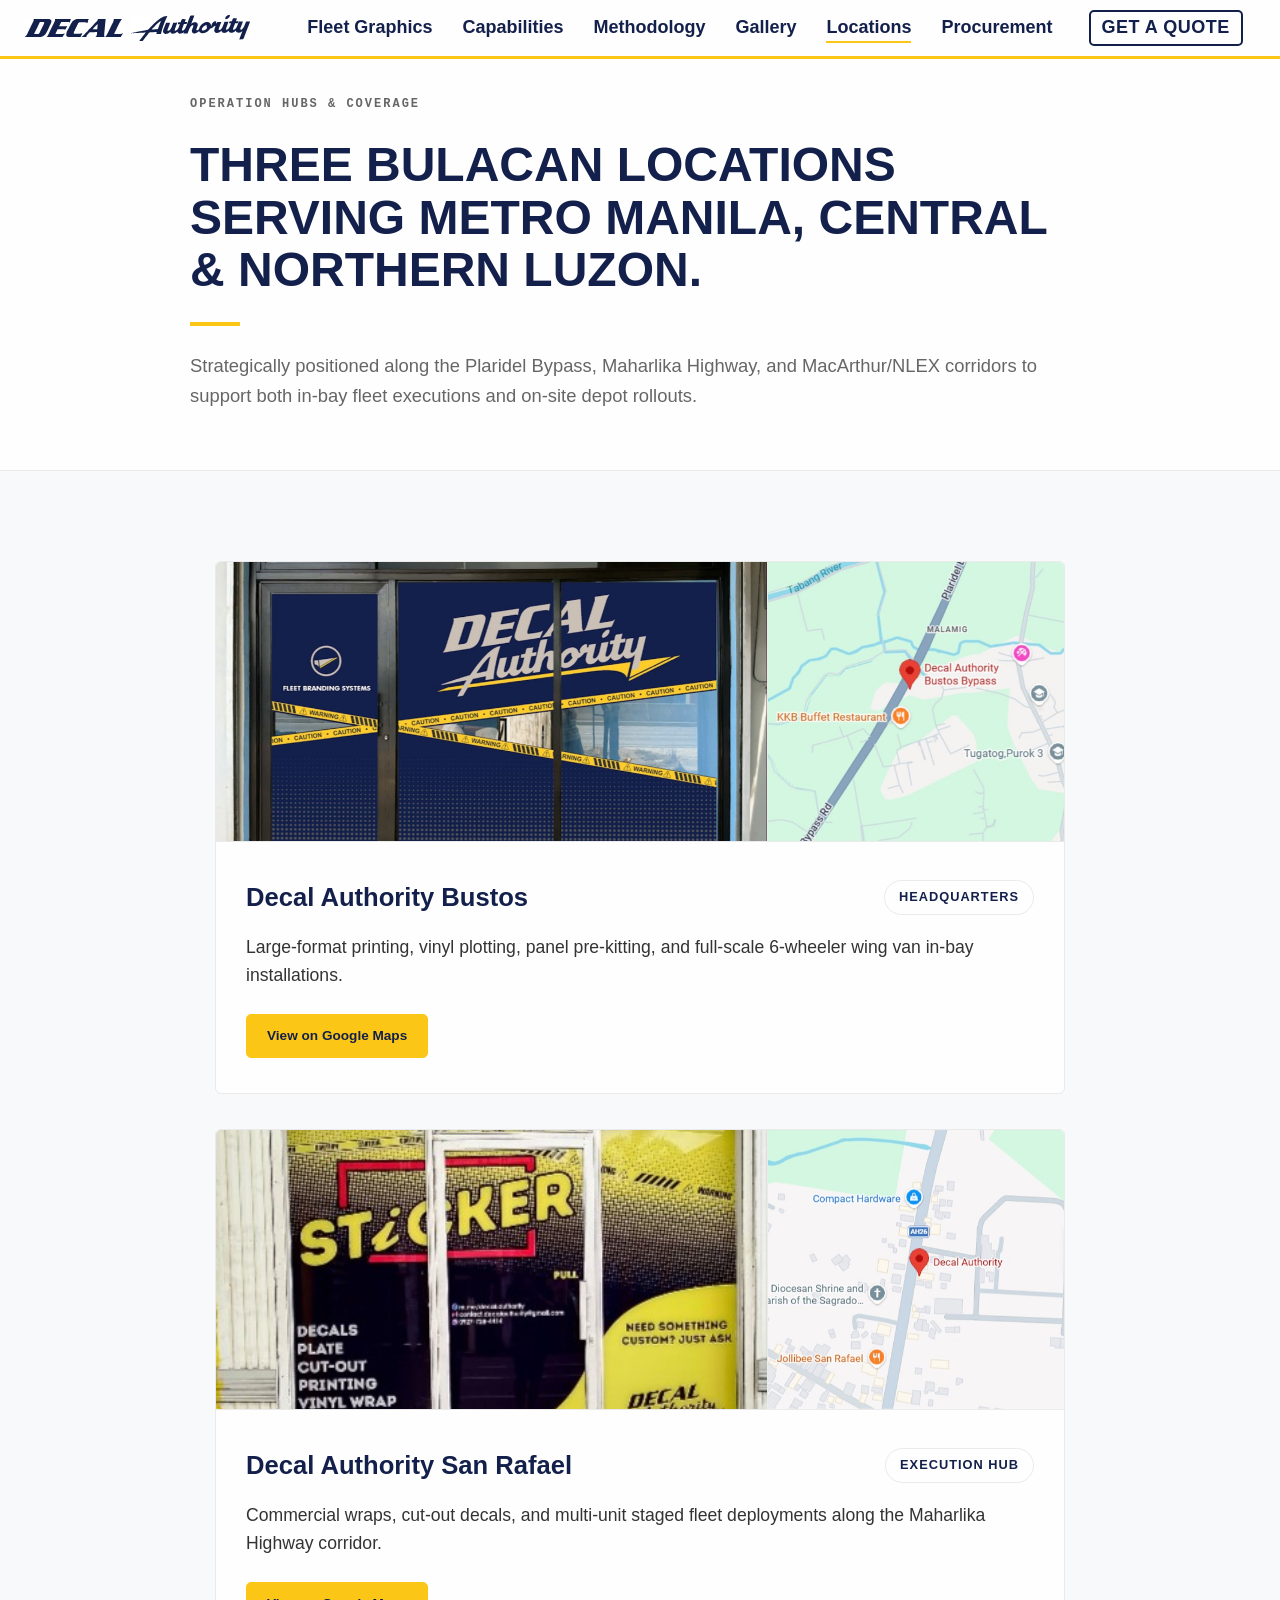
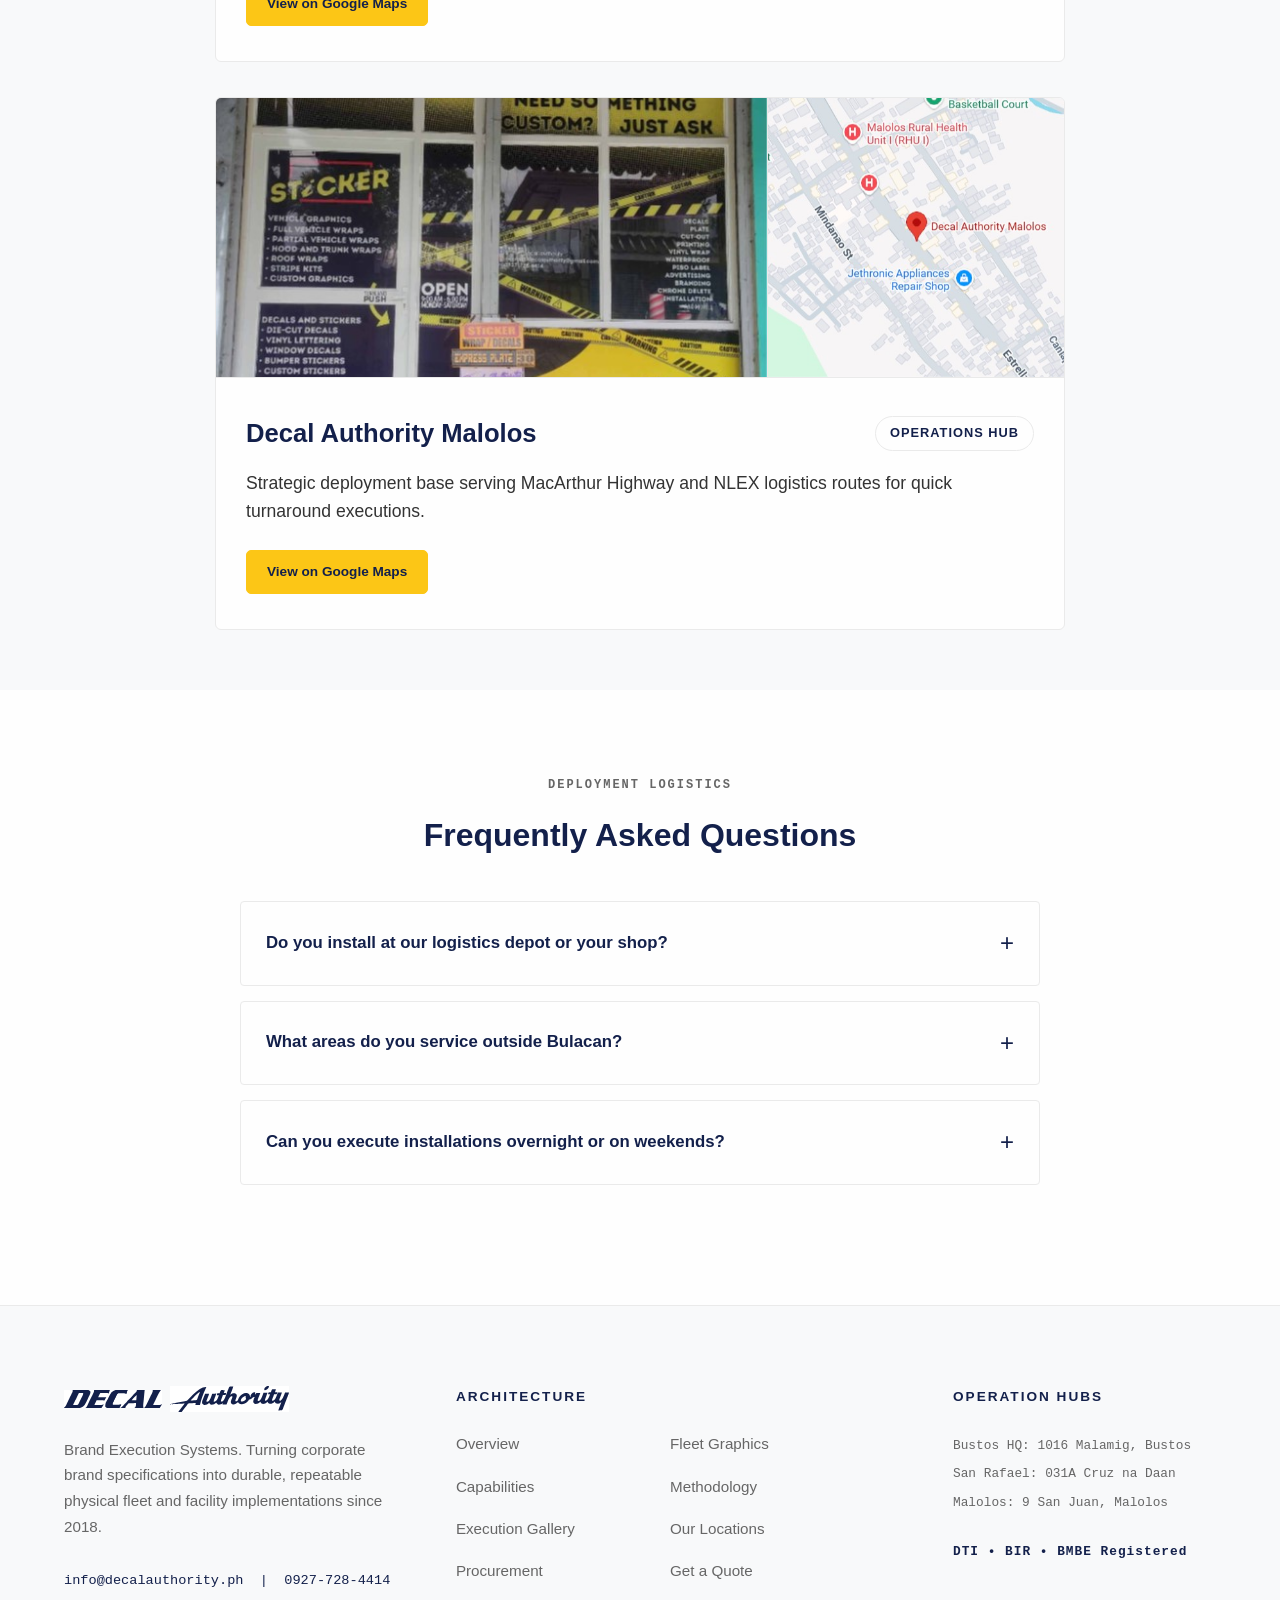
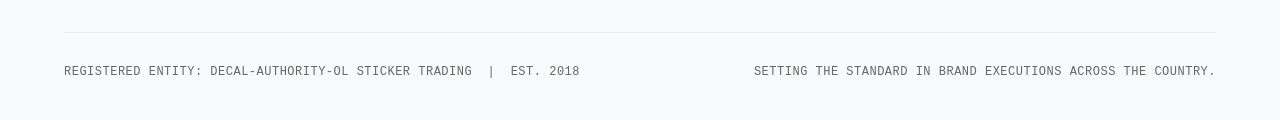
<file: locations/index.html>
<!DOCTYPE html>
<html lang="en">
<head>
    <meta charset="UTF-8">
    <meta name="viewport" content="width=device-width, initial-scale=1.0">
    <title>Our 3 Bulacan Hubs</title>
    <meta name="description" content="Contact our three Bulacan operation hubs in Bustos, San Rafael, and Malolos serving Metro Manila, Central & Northern Luzon.">
    <!-- Pointing to your single style.css file -->
    <link rel="preload" href="/assets/css/style.css" as="style">
    <link rel="stylesheet" href="/assets/css/style.css">
</head>
<body>
    
    <!-- Navbar injected here by global.js -->
    <div id="global-nav"></div>

    <main class="content-full">
        <!-- HEADER (Kept in HTML for SEO) -->
        <section class="page-header-section">
            <div class="header-container">
                <span class="hero-label">OPERATION HUBS & COVERAGE</span>
                <h1>Three Bulacan Locations Serving Metro Manila, Central & Northern Luzon.</h1>
                <div class="accent-line"></div>
                <p>Strategically positioned along the Plaridel Bypass, Maharlika Highway, and MacArthur/NLEX corridors to support both in-bay fleet executions and on-site depot rollouts.</p>
            </div>
        </section>

        <!-- DYNAMIC LOCATIONS LIST (Injected via JSON) -->
        <section class="locations-section" style="padding: 60px 5%; background-color: #F8F9FA;">
            <div class="section-container">
                <div id="json-locations" class="location-list">
                    <!-- Branch cards load here --> 
                </div>
            </div>
        </section>

        <!-- SEAMLESS FAQS (Injected via JSON) -->
        <section class="faq-section">
            <div class="section-container" style="max-width: 800px; margin: 0 auto;">
                <div style="text-align: center; margin-bottom: 40px;">
                    <span class="hero-label">DEPLOYMENT LOGISTICS</span>
                    <h2 style="font-size: 2rem; color: var(--color-navy);">Frequently Asked Questions</h2>
                </div>
                
                <div class="faq-container" id="json-faqs">
                    <!-- FAQs load here -->
                </div>
            </div>
        </section>
    </main>

    <!-- Footer injected here by global.js -->
    <div id="global-footer"></div>
    
    <!-- Core Scripts -->
    <script src="/global.js"></script>

    <!-- JSON Fetch Script for Locations -->
    <script>
        fetch('/data/locations.json')
            .then(response => response.json())
            .then(data => {
                
                // 1. Build Location Hubs
                const locationsGrid = document.getElementById('json-locations');
                data.hubs.forEach(loc => {
                    locationsGrid.innerHTML += `
                        <div class="location-card">
                            <div class="location-images">
                                <img src="${loc.shopImage}" alt="${loc.branch} Shop" class="shop-img" loading="lazy">
                                <img src="${loc.mapImage}" alt="${loc.branch} Map" class="map-img" loading="lazy">
                            </div>
                            <div class="location-content">
                                <div class="location-header">
                                    <h2 style="font-size: 1.6rem; color: var(--color-navy); margin: 0;">Decal Authority ${loc.branch}</h2>
                                    <span class="branch-badge">${loc.type}</span>
                                </div>
                                <p style="margin-bottom: 25px;">${loc.services}</p>
                                <a href="${loc.mapUrl}" target="_blank" rel="noopener noreferrer" class="btn btn-secondary" style="align-self: flex-start; font-size: 0.85rem; padding: 10px 20px;">
                                    View on Google Maps
                                </a>
                            </div>
                        </div>
                    `;
                });

                // 2. Build FAQs
                const faqContainer = document.getElementById('json-faqs');
                data.faqs.forEach(faq => {
                    faqContainer.innerHTML += `
                        <details class="faq-item">
                            <summary>${faq.question}</summary>
                            <div class="faq-answer">${faq.answer}</div>
                        </details>
                    `;
                });

            })
            .catch(error => {
                console.error('Error loading locations data:', error);
                document.getElementById('json-locations').innerHTML = '<p>Error loading branch locations. Please contact us directly.</p>';
            });
    </script>
</body>
</html>
</file>
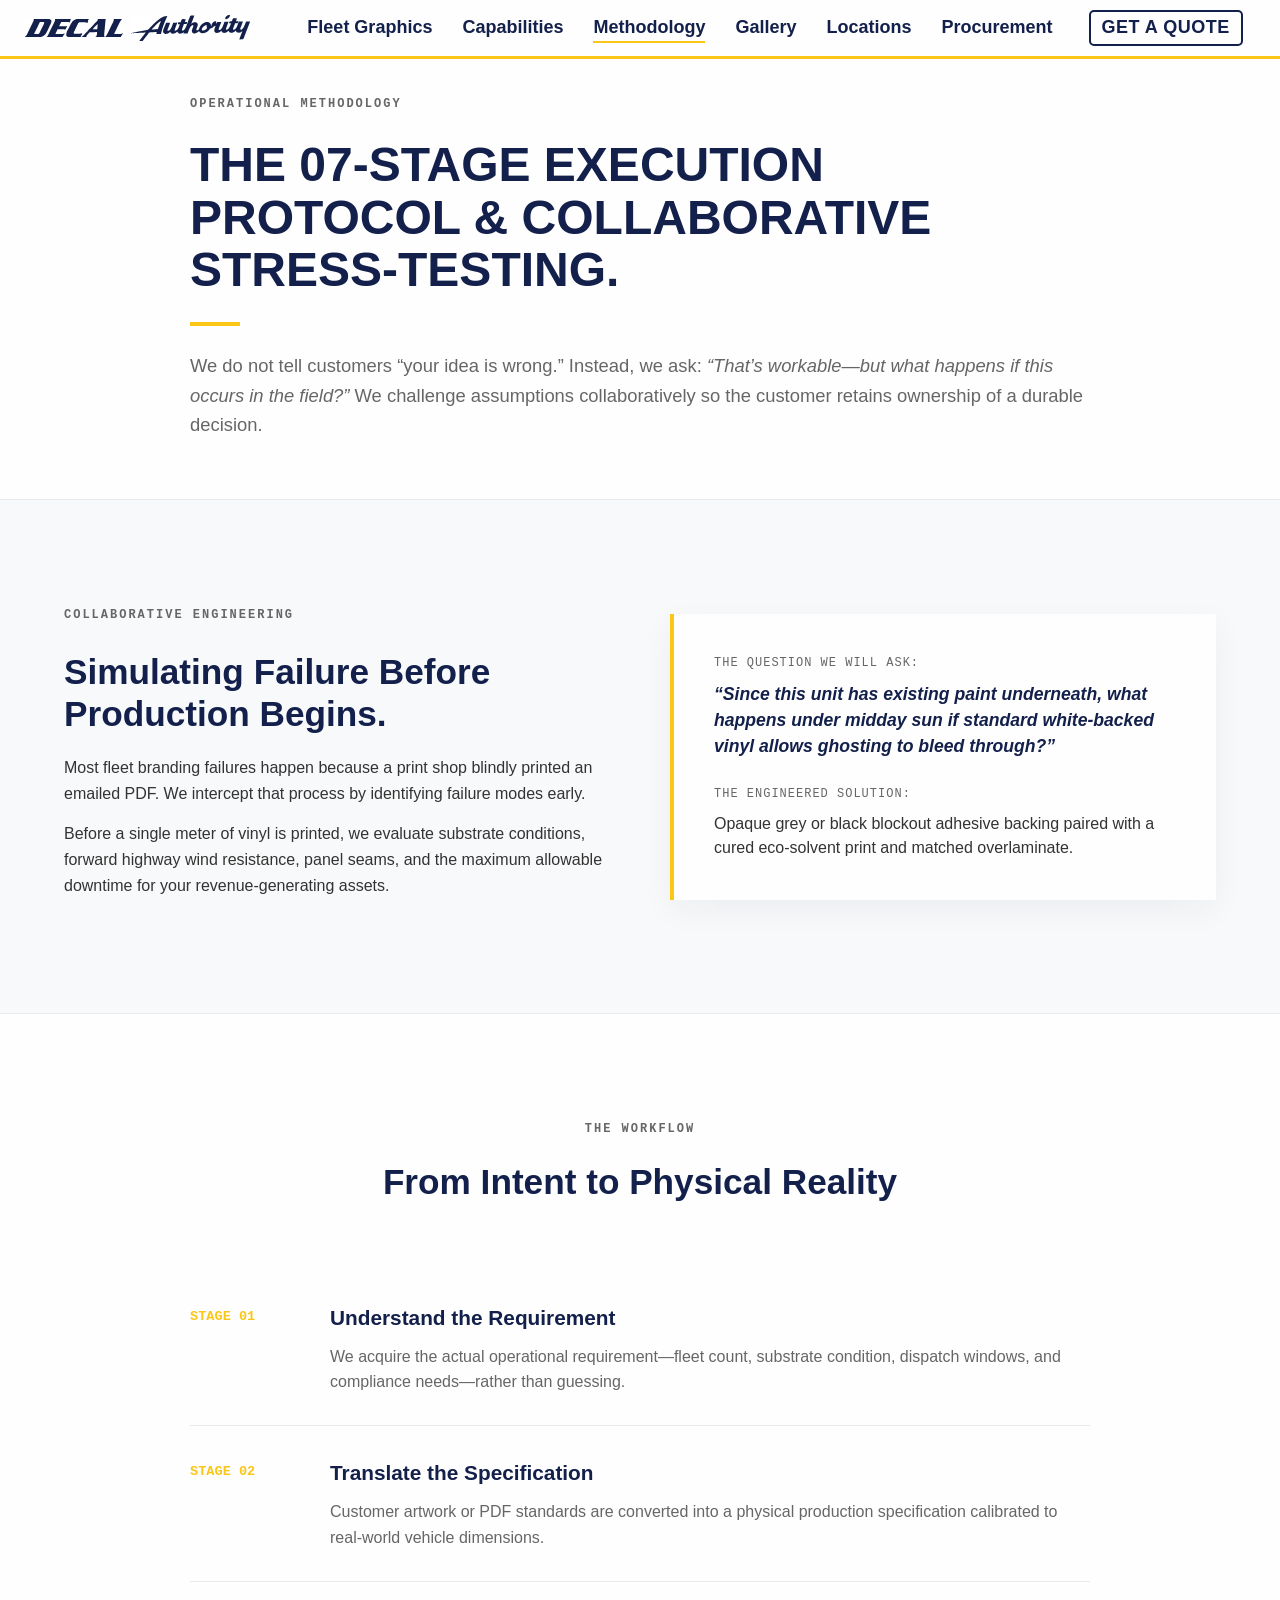
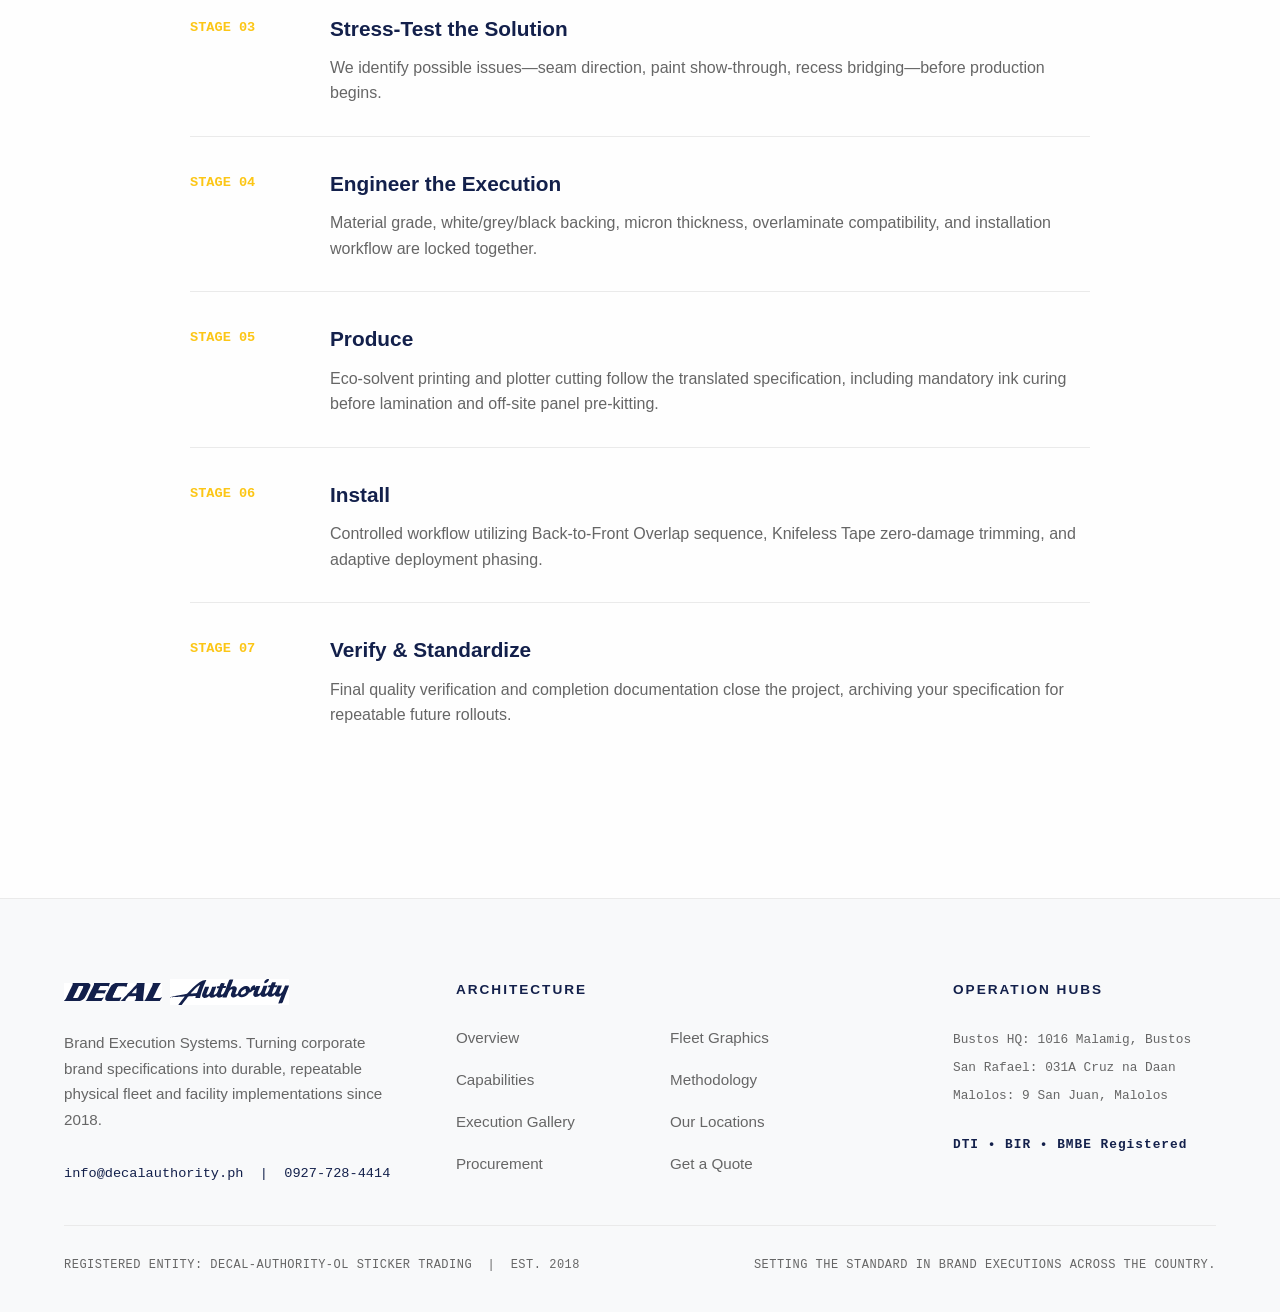
<file: methodology/index.html>
<!DOCTYPE html>
<html lang="en">
<head>
    <meta charset="UTF-8">
    <meta name="viewport" content="width=device-width, initial-scale=1.0">
    <title>07-Stage Specification Translation & Execution Methodology</title>
    <meta name="description" content="How Decal Authority translates customer PDF specifications and brand requirements into durable physical executions.">
    <!-- Pointing to your single style.css file -->
    <link rel="preload" href="/assets/css/style.css" as="style">
    <link rel="stylesheet" href="/assets/css/style.css">
</head>
<body>
    
    <!-- Navbar injected here by global.js -->
    <div id="global-nav"></div>

    <main class="content-full">
        <!-- HEADER (Kept in HTML for SEO) -->
        <section class="page-header-section">
            <div class="header-container">
                <span class="hero-label">OPERATIONAL METHODOLOGY</span>
                <h1>The 07-Stage Execution Protocol & Collaborative Stress-Testing.</h1>
                <div class="accent-line"></div>
                <p>We do not tell customers “your idea is wrong.” Instead, we ask: <em>“That’s workable—but what happens if this occurs in the field?”</em> We challenge assumptions collaboratively so the customer retains ownership of a durable decision.</p>
            </div>
        </section>

        <!-- STRESS-TESTING PHILOSOPHY (Injected via JSON) -->
        <section class="stress-test-section bg-light">
            <div class="section-container">
                <div class="stress-test-grid" id="json-stress-test">
                    <!-- Data loads here -->
                </div>
            </div>
        </section>

        <!-- 07-STAGE PROTOCOL (Injected via JSON) -->
        <section class="protocol-section">
            <div class="section-container" style="max-width: 900px;">
                <div style="text-align: center; margin-bottom: 60px;">
                    <span class="hero-label">THE WORKFLOW</span>
                    <h2 style="font-size: 2.2rem; color: var(--color-navy);">From Intent to Physical Reality</h2>
                </div>

                <div class="protocol-list" id="json-protocol">
                    <!-- Data loads here -->
                </div>
            </div>
        </section>
    </main>

    <!-- Footer injected here by global.js -->
    <div id="global-footer"></div>

    <!-- Core Scripts -->
    <script src="/global.js"></script>

    <!-- JSON Fetch Script for Methodology -->
    <script>
        fetch('/data/methodology.json')
            .then(response => response.json())
            .then(data => {
                
                // 1. Build Stress-Test Section
                const stressTestContainer = document.getElementById('json-stress-test');
                const st = data.stressTest;
                const paragraphsHtml = st.paragraphs.map(p => `<p>${p}</p>`).join('');
                
                stressTestContainer.innerHTML = `
                    <div class="stress-test-text">
                        <span class="hero-label">${st.label}</span>
                        <h2>${st.title}</h2>
                        ${paragraphsHtml}
                    </div>
                    <div class="stress-test-box">
                        <div class="st-question-label">${st.callout.questionLabel}</div>
                        <div class="st-question">${st.callout.question}</div>
                        <div class="st-answer-label">${st.callout.answerLabel}</div>
                        <div class="st-answer">${st.callout.answer}</div>
                    </div>
                `;

                // 2. Build Protocol List
                const protocolContainer = document.getElementById('json-protocol');
                data.protocol.forEach(item => {
                    protocolContainer.innerHTML += `
                        <div class="protocol-item">
                            <div class="protocol-stage">${item.stage}</div>
                            <div class="protocol-content">
                                <h3>${item.title}</h3>
                                <p>${item.description}</p>
                            </div>
                        </div>
                    `;
                });

            })
            .catch(error => console.error('Error loading methodology data:', error));
    </script>
</body>
</html>
</file>
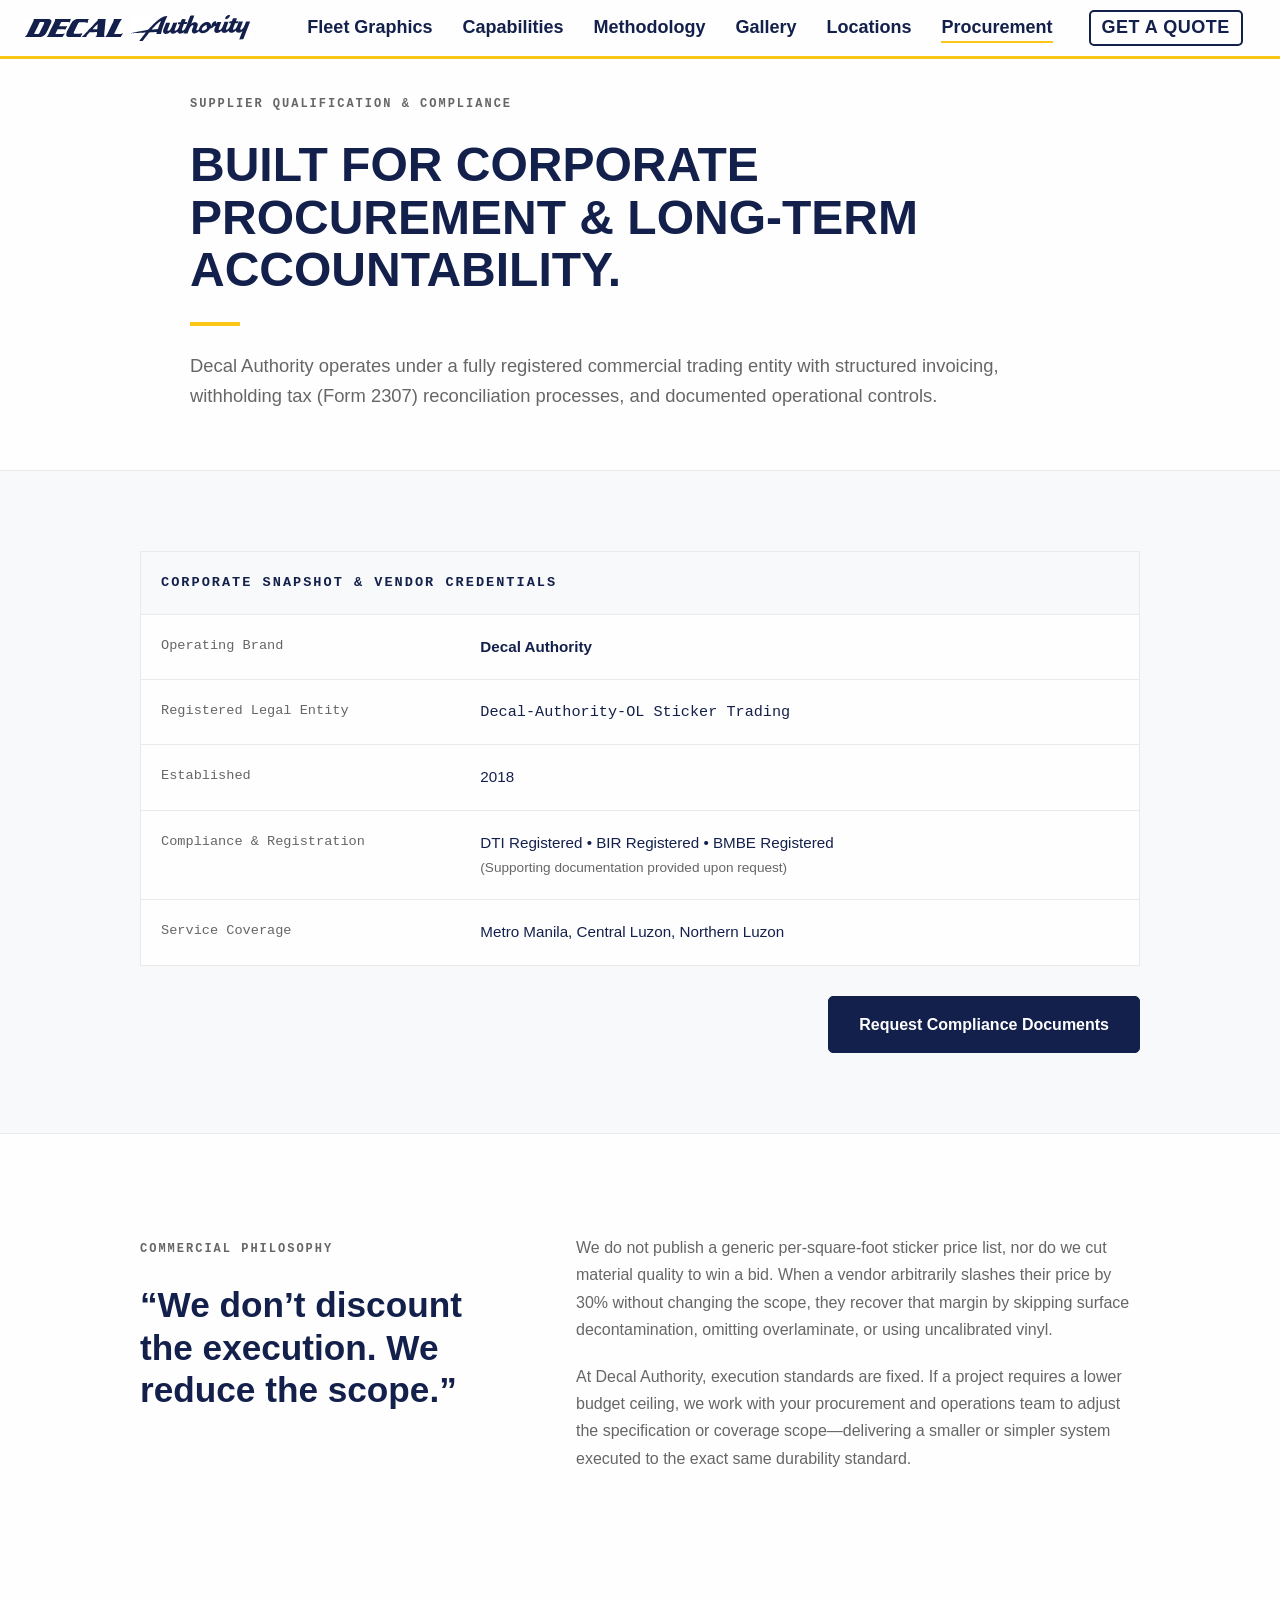
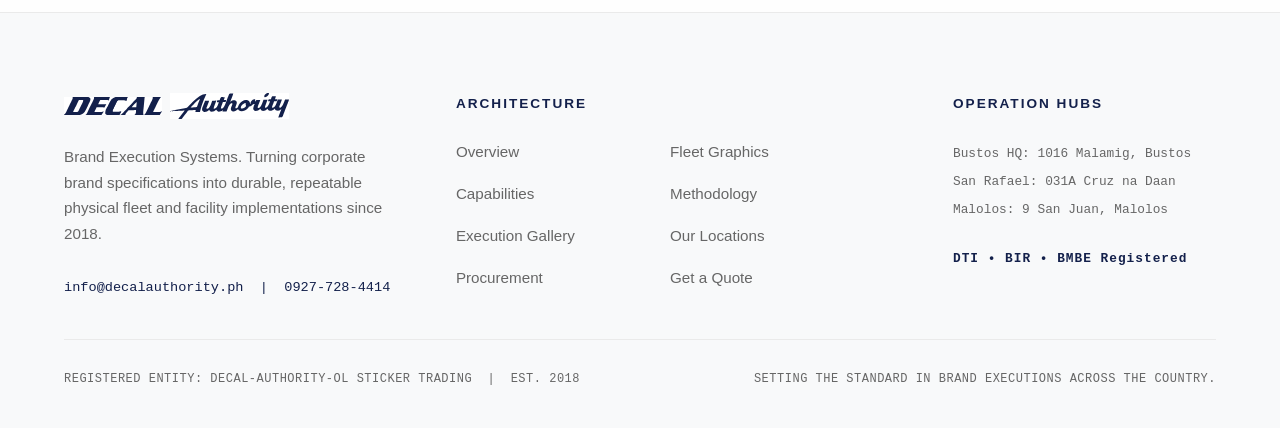
<file: procurement/index.html>
<!DOCTYPE html>
<html lang="en">
<head>
    <meta charset="UTF-8">
    <meta name="viewport" content="width=device-width, initial-scale=1.0">
    <title>Procurement & Supplier Qualification</title>
    <meta name="description" content="Vendor qualification dossier for Decal-Authority-OL Sticker Trading. Scope-based commercial philosophy and corporate compliance.">
    <!-- Pointing to your single style.css file -->
    <link rel="preload" href="/assets/css/style.css" as="style">
    <link rel="stylesheet" href="/assets/css/style.css">
</head>
<body>
    
    <!-- Navbar injected here by global.js -->
    <div id="global-nav"></div>

    <main class="content-full">
        <!-- HEADER (Kept in HTML for SEO) -->
        <section class="page-header-section">
            <div class="header-container">
                <span class="hero-label">SUPPLIER QUALIFICATION & COMPLIANCE</span>
                <h1>Built for Corporate Procurement & Long-Term Accountability.</h1>
                <div class="accent-line"></div>
                <p>Decal Authority operates under a fully registered commercial trading entity with structured invoicing, withholding tax (Form 2307) reconciliation processes, and documented operational controls.</p>
            </div>
        </section>

        <!-- CORPORATE SNAPSHOT (Injected via JSON) -->
        <section class="procurement-section bg-light">
            <div class="section-container" style="max-width: 1000px;">
                
                <div class="snapshot-container">
                    <div class="snapshot-header">
                        CORPORATE SNAPSHOT & VENDOR CREDENTIALS
                    </div>
                    <div class="snapshot-table" id="json-snapshot">
                        <!-- Snapshot data loads here -->
                    </div>
                </div>

                <div style="margin-top: 30px; text-align: right;">
                    <a href="https://mail.google.com/mail/u/0/?fs=1&to=info@decalauthority.ph&su=Request+for+Vendor+Accreditation+Documents&body=Hi+Decal+Authority+team,%0A%0AWe+would+like+to+request+copies+of+your+DTI,+BIR,+and+BMBE+registrations+for+our+vendor+accreditation+process.%0A%0AThank+you!&tf=cm" target="_blank" rel="noopener noreferrer" class="btn btn-primary">Request Compliance Documents</a>
                </div>

            </div>
        </section>

        <!-- COMMERCIAL PHILOSOPHY (Injected via JSON) -->
        <section class="philosophy-section">
            <div class="section-container" style="max-width: 1000px;">
                <div class="philosophy-grid">
                    <div class="philosophy-title">
                        <span class="hero-label">COMMERCIAL PHILOSOPHY</span>
                        <h2 id="json-philosophy-title"></h2>
                    </div>
                    <div class="philosophy-content" id="json-philosophy-content">
                        <!-- Paragraphs load here -->
                    </div>
                </div>
            </div>
        </section>
    </main>

    <!-- Footer injected here by global.js -->
    <div id="global-footer"></div>

    <!-- Core Scripts -->
    <script src="/global.js"></script>

    <!-- JSON Fetch Script for Procurement -->
    <script>
        fetch('/data/procurement.json')
            .then(response => response.json())
            .then(data => {
                
                // 1. Build Corporate Snapshot Table
                const snapshotContainer = document.getElementById('json-snapshot');
                data.snapshot.forEach(item => {
                    snapshotContainer.innerHTML += `
                        <div class="snapshot-row">
                            <div class="snapshot-label">${item.label}</div>
                            <div class="snapshot-value ${item.customClass}">${item.value}</div>
                        </div>
                    `;
                });

                // 2. Build Commercial Philosophy
                document.getElementById('json-philosophy-title').innerText = data.philosophy.title;
                
                const philosophyContainer = document.getElementById('json-philosophy-content');
                data.philosophy.paragraphs.forEach(paragraph => {
                    philosophyContainer.innerHTML += `<p>${paragraph}</p>`;
                });

            })
            .catch(error => console.error('Error loading procurement data:', error));
    </script>
</body>
</html>
</file>
<file: assets/css/style.css>
/* ==========================================================================
   GLOBAL VARIABLES (Edit colors here to change them everywhere)
   ========================================================================== */
:root {
    --color-navy: #13204B;
    --color-mustard: #FCC616;
    --color-bg: #FEFEFE;
    --color-border: #EAEAEA;
    --color-text-main: #333333;
    --color-text-muted: #666666;
}

/* ==========================================================================
   0. BASE & NAVIGATION
   ========================================================================== */
@import url('https://fonts.googleapis.com/css2?family=Noto+Sans:wght@400;500;600;700&display=swap');
@import url('https://fonts.googleapis.com/css2?family=Yellowtail&display=swap');

* {
    margin: 0;
    padding: 0;
    box-sizing: border-box;
}

body {
    font-family: 'Noto Sans', -apple-system, BlinkMacSystemFont, 'Segoe UI', Roboto, Helvetica, Arial, sans-serif;
    background-color: var(--color-bg);
    color: var(--color-navy);
    line-height: 1.6;
}

/* Scrollbar */
::-webkit-scrollbar { width: 6px; }
::-webkit-scrollbar-track { background: var(--color-bg); }
::-webkit-scrollbar-thumb { 
    background: var(--color-mustard); 
    border-radius: 10px; 
    border: 2px solid var(--color-bg); 
}
::-webkit-scrollbar-thumb:hover { background: var(--color-navy); }

/* Typography */
h1, h2, h3, h4, h5, h6 {
    font-family: "DejaVu Sans Condensed Bold", sans-serif;
    font-weight: bold;
    color: var(--color-navy);
}

h1 {
    margin-bottom: 15px;
    font-size: 2.5rem;
    text-transform: uppercase;
}

p {
    font-size: 1.1rem;
    margin-bottom: 20px;
    color: var(--color-text-main);
}

.content {
    padding: 50px 40px;
    max-width: 1200px;
    margin: 0 auto;
    text-align: center;
}

/* Navigation */
nav {
    background-color: var(--color-bg);
    padding: 10px 25px;
    display: flex;
    justify-content: space-between;
    align-items: center;
    border-bottom: 3px solid var(--color-mustard);
}
.logo {
    display: flex;
    align-items: center;
    gap: 8px; 
    text-decoration: none;
}
.nav-logo-decal {
    height: 18px;
    width: auto;
}
.nav-logo-authority {
    height: 26px;
    width: auto;
}
.nav-links {
    padding-right: 1%;
    list-style: none;
    display: flex;
    gap: 30px;
    align-items: center;
}
.nav-links a {
    position: relative;
    color: var(--color-navy);
    text-decoration: none;
    font-size: 18px;
    font-weight: 600;
    transition: color 0.3s ease;
}
.nav-links a:hover { color: var(--color-mustard); }

/* Global Buttons & Links */
.btn {
    padding: 15px 30px;
    font-size: 1rem;
    font-weight: bold;
    text-decoration: none;
    border-radius: 5px;
    transition: transform 0.3s cubic-bezier(0.175, 0.885, 0.32, 1.275), box-shadow 0.3s ease !important;
    display: inline-block;
    cursor: pointer;
    text-align: center;
}

.btn-primary {
    background-color: var(--color-navy);
    color: var(--color-bg);
    border: 1px solid var(--color-navy);
}

.btn-primary:hover {
    transform: translateY(-5px); 
    box-shadow: 0 10px 20px rgba(19, 32, 75, 0.2); 
}

.btn-secondary {
    background-color: var(--color-mustard);
    color: var(--color-navy);
    border: 1px solid var(--color-mustard);
}

.btn-secondary:hover {
    transform: translateY(-5px); 
    box-shadow: 0 10px 20px rgba(252, 198, 22, 0.35); 
}

.btn:active, .nav-cta:active {
    transform: translateY(0) scale(0.98); 
    box-shadow: 0 2px 5px rgba(0, 0, 0, 0.1);
}

/* ==========================================================================
   GLOBAL FOOTER
   ========================================================================== */
.global-footer {
    background-color: #F8F9FA;
    border-top: 1px solid var(--color-border);
    padding: 80px 5% 40px 5%; 
    color: var(--color-text-muted);
    text-align: left;
    margin-top: 40px; 
}

.footer-container {
    max-width: 1200px;
    margin: 0 auto;
}

.footer-grid {
    display: grid;
    /* Precisely matching the image's layout proportions */
    grid-template-columns: 1.3fr 1.7fr 1fr; 
    gap: 50px; 
    padding-bottom: 40px; 
    border-bottom: 1px solid var(--color-border);
}

.footer-brand p {
    font-size: 0.95rem;
    line-height: 1.7;
    margin-bottom: 30px; /* Exact spacing from the image */
    max-width: none; 
    padding-right: 20px; 
    color: var(--color-text-muted);
}

.footer-contact {
    font-family: "JetBrains Mono", monospace, sans-serif;
    font-size: 0.85rem;
    color: var(--color-navy);
}

.footer-heading {
    font-weight: 700;
    text-transform: uppercase;
    letter-spacing: 2px;
    color: var(--color-navy);
    font-size: 0.85rem;
    margin-bottom: 25px;
}

.footer-links {
    display: grid;
    grid-template-columns: 1fr 1.2fr;
    gap: 18px 20px; /* Vertical and horizontal gap to perfectly match image */
}

.footer-links a {
    color: var(--color-text-muted);
    text-decoration: none;
    font-size: 0.95rem;
    transition: color 0.2s ease;
}

.footer-links a:hover {
    color: var(--color-navy);
}

.footer-hubs ul {
    list-style: none;
    padding: 0;
    margin: 0 0 25px 0;
    font-family: "JetBrains Mono", monospace, sans-serif;
    font-size: 0.8rem;
    line-height: 2.2; /* Widened line height matching image */
    color: var(--color-text-muted);
}

.footer-compliance {
    font-family: "JetBrains Mono", monospace, sans-serif;
    font-size: 0.8rem;
    color: var(--color-navy);
    font-weight: 700;
    letter-spacing: 1px;
}

.footer-bottom {
    padding-top: 30px; 
    display: flex;
    justify-content: space-between;
    align-items: center;
    font-family: "JetBrains Mono", monospace, sans-serif;
    font-size: 0.75rem; /* Matched specific image size */
    color: var(--color-text-muted);
    text-transform: uppercase;
    letter-spacing: 0.5px;
}

/* Mobile Adjustments */
@media (max-width: 900px) { 
    .footer-grid {
        grid-template-columns: 1fr;
        gap: 50px; 
    }
    .footer-brand p {
        padding-right: 0;
    }
    .footer-bottom {
        flex-direction: column;
        gap: 15px;
        text-align: center;
    }
}

/* ==========================================================================
   1. MAIN (Homepage)
   ========================================================================== */
.hero-section {
    display: flex;
    align-items: center;
    justify-content: space-between;
    padding: 80px 5%;
    max-width: 1300px;
    margin: 0 auto;
    gap: 40px;
}
.hero-content {
    flex: 1;
    max-width: 600px;
    text-align: left;
}
.hero-content h1 {
    font-size: 4rem;
    font-weight: 900;
    line-height: 1.1;
    color: var(--color-navy);
    margin-bottom: 20px;
}
.hero-content .highlight { color: var(--color-mustard); }
.hero-subtext {
    font-size: 1.25rem;
    color: var(--color-text-main);
    margin-bottom: 40px;
    line-height: 1.6;
}
.hero-buttons {
    display: flex;
    gap: 15px;
    flex-wrap: wrap;
}
.hero-image {
    flex: 1;
    display: flex;
    justify-content: center;
    align-items: center;
}
.main-logo {
    width: 100%;
    max-width: 600px;
    height: auto;
    margin: 0 auto;
    filter: drop-shadow(0px 15px 25px rgba(16, 27, 70, 0.2));
}

/* Corporate Clients Section */
.corporate-section {
    background-color: var(--color-navy);
    color: var(--color-bg);
    padding: 70px 5%;
    text-align: center;
}
.corporate-title {
    font-size: 1.6rem;
    font-weight: 600;
    letter-spacing: 2px;
    text-transform: uppercase;
    margin-bottom: 10px;
    color: var(--color-bg) !important;
}
.corporate-title .dot {
    color: var(--color-mustard) !important;
    margin: 0 10px;
}
.executed-for {
    font-size: 1.2rem;
    color: var(--color-mustard) !important;
    margin-bottom: 40px;
    font-style: italic;
}

/* Infinite Marquee */
.marquee-wrapper {
    overflow: hidden;
    width: 100%;
    max-width: 1200px;
    margin: 0 auto;
    position: relative;
    padding: 20px 0;
}
.marquee-wrapper::before,
.marquee-wrapper::after {
    content: "";
    position: absolute;
    top: 0;
    width: 100px;
    height: 100%;
    z-index: 2;
}
.marquee-wrapper::before { left: 0; background: linear-gradient(to right, var(--color-navy), transparent); }
.marquee-wrapper::after { right: 0; background: linear-gradient(to left, var(--color-navy), transparent); }

.marquee-track {
    display: flex;
    width: max-content;
    animation: scrollMarquee 25s linear infinite;
}
.marquee-track:hover { animation-play-state: paused; }
.marquee-item {
    padding: 0 40px;
    display: flex;
    align-items: center;
}
.marquee-item img {
    height: 65px;
    width: auto;
    filter: brightness(0) invert(1);
    transition: transform 0.3s ease;
}
.marquee-item img.no-invert { filter: none; }
.marquee-item:hover img { transform: scale(1.1); }

@keyframes scrollMarquee {
    0% { transform: translateX(0); }
    100% { transform: translateX(-50%); }
}

/* ==========================================================================
   HOMEPAGE LAYOUT (Side-by-Side Hero)
   ========================================================================== */
.content-full {
    width: 100%;
}

/* Side-by-Side Hero Section */
.hero-section {
    padding: 100px 5%;
    border-bottom: 1px solid var(--color-border);
}

.hero-container {
    display: grid;
    grid-template-columns: 1.2fr 1fr;
    gap: 60px;
    align-items: center;
    max-width: 1200px;
    margin: 0 auto;
}

/* Left Column: Text */
.hero-text-content {
    text-align: left;
}

.hero-label {
    display: inline-block;
    font-family: "JetBrains Mono", monospace, sans-serif;
    font-size: 0.75rem;
    font-weight: 700;
    letter-spacing: 2px;
    color: var(--color-text-muted);
    margin-bottom: 15px;
}

.hero-text-content h1 {
    font-size: 3.5rem;
    font-weight: 900;
    line-height: 1.1;
    color: var(--color-navy);
    text-transform: uppercase;
    margin-bottom: 25px;
}

.highlight {
    color: var(--color-mustard);
}

.hero-subtext {
    font-size: 1.15rem;
    color: var(--color-text-muted);
    margin-bottom: 40px;
    line-height: 1.6;
}

.hero-buttons {
    display: flex;
    gap: 20px;
    justify-content: flex-start;
}

/* Right Column: Big Logo */
.hero-image-content {
    display: flex;
    justify-content: center;
    align-items: center;
}

.hero-big-logo {
    display: flex;
    flex-direction: column;
    align-items: center;
    justify-content: center;
    gap: 15px;
    width: 100%;
    max-width: 450px;
    margin: 0 auto;
}
.hero-logo-brand {
    height: auto;
    width: 100%;
    max-width: 450px; 
}

/* Corporate Marquee Title */
.corporate-section {
    padding: 60px 0;
    text-align: center;
    border-bottom: 1px solid var(--color-border);
}

.corporate-title {
    font-size: 1.5rem;
    font-family: "JetBrains Mono", monospace, sans-serif;
    color: var(--color-text-muted);
    letter-spacing: 2px;
    margin-bottom: 25px;
}

.corporate-title .dot {
    color: var(--color-mustard);
    margin: 0 10px;
}

.executed-for {
    font-size: 0.7rem;
    font-weight: 700;
    color: var(--color-text-muted);
    letter-spacing: 3px;
    margin-bottom: 30px;
}

/* Verified Metrics */
.metrics-section {
    padding: 80px 5%;
    background-color: #F8F9FA;
    border-bottom: 1px solid var(--color-border);
}

.metrics-grid {
    display: grid;
    grid-template-columns: repeat(auto-fit, minmax(220px, 1fr));
    gap: 40px;
    max-width: 1200px;
    margin: 0 auto;
    text-align: left;
}

.metric-number {
    font-size: 3.5rem;
    font-weight: 900;
    color: var(--color-navy);
    line-height: 1;
    margin-bottom: 10px;
}

.metric-small {
    font-size: 1.8rem;
}

.metric-label {
    font-size: 0.85rem;
    font-family: "JetBrains Mono", monospace, sans-serif;
    font-weight: 700;
    text-transform: uppercase;
    letter-spacing: 1px;
    color: var(--color-navy);
    margin-bottom: 8px;
}

.metric-card p {
    font-size: 0.9rem;
    color: var(--color-text-muted);
    margin: 0;
}

/* The Core Difference Section */
.difference-section {
    padding: 100px 5%;
    max-width: 1200px;
    margin: 0 auto;
}

.difference-header {
    max-width: 700px;
    margin-bottom: 60px;
    text-align: left;
}

.difference-header h2 {
    font-size: 2.2rem;
    color: var(--color-navy);
    line-height: 1.2;
}

.accent-line {
    width: 50px;
    height: 4px;
    background-color: var(--color-mustard);
    margin: 25px 0;
}

.difference-grid {
    display: grid;
    grid-template-columns: repeat(auto-fit, minmax(300px, 1fr));
    gap: 40px;
}

.diff-card {
    padding: 40px;
    border: 1px solid var(--color-border);
    text-align: left;
    display: flex;
    flex-direction: column;
}

.diff-label {
    font-family: "JetBrains Mono", monospace, sans-serif;
    font-size: 0.75rem;
    letter-spacing: 2px;
    margin-bottom: 15px;
    color: var(--color-text-muted);
}

.highlight-label {
    color: var(--color-mustard);
    font-weight: bold;
}

.diff-card.decal-authority {
    border: 2px solid var(--color-navy);
    background-color: #F8F9FA;
}

.diff-card h3 {
    font-size: 1.25rem;
    color: var(--color-navy);
}

.diff-card ul {
    list-style: none;
    padding: 0;
    margin-top: 20px;
}

.diff-card ul li {
    margin-bottom: 15px;
    padding-left: 20px;
    position: relative;
    font-size: 0.95rem;
    color: var(--color-text-main);
    line-height: 1.5;
}

.diff-card ul li::before {
    content: "•";
    position: absolute;
    left: 0;
    color: var(--color-navy);
    font-size: 1.2rem;
    top: -2px;
}

.diff-card.decal-authority ul li::before {
    color: var(--color-mustard);
}

/* Product Selector */
.selector-section {
    padding: 100px 5%;
    background-color: #F8F9FA;
    text-align: center;
    border-top: 1px solid var(--color-border);
}

.section-container {
    max-width: 1200px;
    margin: 0 auto;
}

.selector-section h2 {
    font-size: 2.2rem;
    color: var(--color-navy);
}

.section-sub {
    margin-bottom: 50px;
    color: var(--color-text-muted);
    font-size: 1.05rem;
}

.selector-grid {
    display: grid;
    grid-template-columns: repeat(auto-fit, minmax(250px, 1fr));
    gap: 25px;
}

.selector-card {
    background-color: var(--color-bg);
    border: 1px solid var(--color-border);
    padding: 35px 30px;
    text-align: left;
    display: flex;
    flex-direction: column;
}

.selector-card h3 {
    font-size: 1.2rem;
    color: var(--color-navy);
    margin-bottom: 15px;
}

.selector-card p {
    font-size: 0.95rem;
    color: var(--color-text-muted);
    flex-grow: 1;
    margin-bottom: 20px;
}

.contact-link {
    color: var(--color-navy);
    font-family: "JetBrains Mono", monospace, sans-serif;
    font-size: 0.8rem;
    font-weight: 700;
    text-transform: uppercase;
    text-decoration: none;
}

.contact-link:hover {
    color: var(--color-mustard);
    text-decoration: underline;
}

/* Case Study */
.case-study-section {
    background-color: var(--color-navy);
    color: var(--color-bg);
    padding: 100px 5%;
}

.case-study-grid {
    display: grid;
    grid-template-columns: 1.5fr 1fr;
    gap: 80px;
    max-width: 1200px;
    margin: 0 auto;
    align-items: center;
}

.case-content {
    text-align: left;
}

.case-content h2 {
    color: var(--color-bg);
    font-size: 2.5rem;
    margin: 15px 0 25px 0;
    line-height: 1.2;
}

.case-content p {
    color: #D1D5DB;
    line-height: 1.6;
    font-size: 1.05rem;
}

.case-stats {
    display: grid;
    grid-template-columns: 1fr;
    gap: 20px;
}

.stat-box {
    padding: 30px;
    border: 1px solid rgba(255,255,255,0.1);
    background-color: rgba(255,255,255,0.05);
    text-align: center;
}

.stat-num {
    font-size: 3rem;
    font-weight: 900;
    line-height: 1;
}

.stat-desc {
    font-family: "JetBrains Mono", monospace, sans-serif;
    font-size: 0.75rem;
    text-transform: uppercase;
    letter-spacing: 1px;
    margin-top: 10px;
    color: #D1D5DB;
}

/* Mobile Resizing */
@media (max-width: 900px) {
    .hero-container {
        grid-template-columns: 1fr;
        text-align: center;
        gap: 40px;
    }
    .hero-text-content {
        text-align: center;
        order: 2; 
    }
    .hero-image-content {
        order: 1; 
    }
    .hero-big-logo {
        align-items: center;
    }
    .hero-buttons {
        justify-content: center;
        width: 100%;
    }
    .hero-content h1 {
        font-size: 2.5rem;
    }
    .case-study-grid {
        grid-template-columns: 1fr;
        gap: 50px;
    }
    .metrics-grid, .difference-grid {
        grid-template-columns: 1fr;
    }
}
/* ==========================================================================
   2. ABOUT US
   ========================================================================== */
.about-header { margin-bottom: 60px; }
.about-grid {
    display: grid;
    grid-template-columns: 1fr 1fr;
    gap: 60px;
    max-width: 1100px;
    margin: 0 auto;
    text-align: left;
}
.about-content h2, .about-history h2 {
    color: var(--color-navy);
    font-size: 1.8rem;
    margin-bottom: 25px;
    border-bottom: 2px solid var(--color-border);
    padding-bottom: 10px;
}

/* Timeline */
.timeline-container {
    position: relative;
    padding-left: 30px;
    border-left: 2px solid var(--color-border);
}
.timeline-item {
    position: relative;
    margin-bottom: 40px;
}
.timeline-item:last-child { margin-bottom: 0; }
.timeline-item::before {
    content: '';
    position: absolute;
    left: -37px;
    top: 5px;
    width: 12px;
    height: 12px;
    background-color: var(--color-mustard);
    border-radius: 50%;
    border: 3px solid var(--color-bg);
}
.timeline-year {
    font-size: 1.2rem;
    font-weight: 800;
    color: var(--color-navy);
    margin-bottom: 5px;
}
.timeline-content h3 {
    font-size: 1.1rem;
    margin-bottom: 8px;
}

/* ==========================================================================
   3. SERVICES
   ========================================================================== */
.services-grid {
    display: grid;
    grid-template-columns: repeat(auto-fit, minmax(400px, 1fr));
    gap: 30px;
    max-width: 1000px;
    margin: 0 auto;
}
.service-card {
    background-color: var(--color-bg);
    border: 1px solid var(--color-border);
    border-radius: 6px;
    padding: 40px;
    text-align: left;
    transition: all 0.3s ease;
    display: flex;
    flex-direction: column;
}
.service-card:hover {
    border-color: var(--color-navy);
    box-shadow: 0 10px 25px rgba(16, 27, 70, 0.05);
    transform: translateY(-4px);
}
.service-card h3 {
    color: var(--color-navy);
    font-size: 1.6rem;
    margin-bottom: 15px;
}
.service-deliverables {
    list-style: none;
    padding: 0;
    margin: 0 0 35px 0;
    flex-grow: 1;
}
.service-deliverables li {
    position: relative;
    padding-left: 20px;
    margin-bottom: 10px;
    font-size: 0.95rem;
    font-weight: 500;
}
.service-deliverables li::before {
    content: '■';
    color: var(--color-mustard);
    position: absolute;
    left: 0;
    top: -1px;
    font-size: 0.8rem;
}

/* ==========================================================================
   4. GALLERY
   ========================================================================== */
.gallery-marquee-wrapper {
    width: 100%;
    overflow: hidden;
    padding: 20px 0 60px 0;
    position: relative;
    mask-image: linear-gradient(to right, transparent, black 5%, black 95%, transparent);
    -webkit-mask-image: linear-gradient(to right, transparent, black 5%, black 95%, transparent);
}
.gallery-marquee-track {
    display: flex;
    gap: 30px;
    width: max-content;
    animation: scrollGallery 40s linear infinite; 
}
.gallery-marquee-track:hover { animation-play-state: paused; }
.gallery-item {
    flex-shrink: 0;
    border-radius: 6px;
    overflow: hidden;
    border: 1px solid var(--color-border);
    box-shadow: 0 4px 15px rgba(0, 0, 0, 0.04);
}
.gallery-item img {
    display: block;
    height: 320px;
    width: auto;
    object-fit: cover;
    transition: transform 0.4s ease;
}
.gallery-item:hover img { transform: scale(1.03); }

@keyframes scrollGallery {
    0% { transform: translateX(0); }
    100% { transform: translateX(calc(-50% - 15px)); }
}

/* ==========================================================================
   5. LOCATIONS
   ========================================================================== */
.location-list {
    display: flex;
    flex-direction: column;
    gap: 35px;
    max-width: 850px; 
    margin: 30px auto 0 auto;
}
.location-card {
    background-color: var(--color-bg);
    border: 1px solid var(--color-border);
    border-radius: 6px;
    overflow: hidden; 
    transition: all 0.3s ease;
    display: flex;
    flex-direction: column;
}
.location-card:hover {
    border-color: var(--color-navy);
    box-shadow: 0 10px 20px rgba(16, 27, 70, 0.05);
    transform: translateY(-3px);
}
.location-images {
    display: flex;
    height: 280px;
    width: 100%;
    border-bottom: 1px solid var(--color-border);
}
.shop-img {
    width: 65%;
    height: 100%;
    object-fit: cover;
}
.map-img {
    width: 35%;
    height: 100%;
    object-fit: cover;
    border-left: 1px solid var(--color-border);
}
.location-content {
    padding: 35px 30px;
    display: flex;
    flex-direction: column;
    text-align: left;
}
.location-header {
    display: flex;
    justify-content: space-between;
    align-items: center;
    margin-bottom: 15px;
}
.branch-badge {
    font-size: 0.8rem;
    font-weight: 700;
    text-transform: uppercase;
    letter-spacing: 1px;
    color: var(--color-navy);
    border: 1px solid var(--color-border);
    padding: 6px 14px;
    border-radius: 20px;
}
.location-content .btn {
    display: inline-block;
    width: auto;
}

/* --- Mobile Adjustments for Locations --- */
@media (max-width: 768px) {
    .location-list {
        gap: 25px;
    }
    .location-images {
        flex-direction: column;
        height: auto; /* Removes the forced 280px stretch */
    }
    .shop-img {
        width: 100%;
        height: 220px; /* Locks the shop image to a clean aspect ratio */
    }
    .map-img {
        display: none; /* Hides the redundant map image on phones */
    }
    .location-content {
        padding: 25px 20px; /* Tighter padding so text isn't swimming in white space */
    }
    .location-header {
        flex-direction: column;
        align-items: flex-start;
        gap: 15px;
    }
    .location-content .btn {
        width: 100%; /* Makes the button full-width on mobile for easy tapping */
        text-align: center;
    }
}

/* ==========================================================================
   6. FAQS
   ========================================================================== */
.faq-container {
    display: flex;
    flex-direction: column;
    gap: 15px;
    text-align: left;
}
.faq-item {
    background-color: var(--color-bg);
    border: 1px solid var(--color-border);
    border-radius: 6px;
    transition: all 0.3s ease;
}
.faq-item:hover {
    border-color: var(--color-navy);
    box-shadow: 0 8px 15px rgba(16, 27, 70, 0.05);
}
.faq-item summary {
    background-color: transparent;
    color: var(--color-navy);
    padding: 22px 25px;
    font-weight: 600;
    font-size: 1.15rem;
    cursor: pointer;
    list-style: none;
    display: flex;
    justify-content: space-between;
    align-items: center;
}
.faq-item summary::-webkit-details-marker { display: none; }
.faq-item summary::after {
    content: '+';
    color: var(--color-navy);
    font-size: 1.5rem;
    transition: transform 0.3s ease, color 0.3s ease;
}
.faq-item summary:hover::after { color: var(--color-mustard); }
.faq-item[open] summary::after {
    transform: rotate(45deg);
    color: var(--color-mustard);
}
.faq-answer {
    padding: 0 25px 25px 25px;
    color: var(--color-text-muted);
    line-height: 1.6;
    border-top: none;
}
.faq-item[open] .faq-answer {
    animation: swooshSlide 0.35s ease-out forwards;
    transform-origin: top;
}
@keyframes swooshSlide {
    0% { opacity: 0; transform: translateY(-10px); }
    100% { opacity: 1; transform: translateY(0); }
}

/* ==========================================================================
   CONTACT INTAKE UI
   ========================================================================== */
.contact-intake-section {
    padding: 80px 5% 120px 5%;
}

.contact-split-grid {
    display: grid;
    grid-template-columns: 1fr 1.5fr;
    gap: 80px;
    max-width: 1200px;
    margin: 0 auto;
    text-align: left;
}

.contact-methods {
    display: flex;
    flex-direction: column;
    gap: 60px;
}

.contact-primary {
    font-family: "JetBrains Mono", monospace, sans-serif;
    font-size: 1.8rem;
    font-weight: 900;
    color: var(--color-navy);
    margin-bottom: 10px;
}

.contact-secondary {
    font-family: "JetBrains Mono", monospace, sans-serif;
    font-size: 0.85rem;
    color: var(--color-text-muted);
    line-height: 1.8;
    margin-bottom: 20px;
}

.contact-actions {
    display: flex;
    gap: 15px;
    flex-wrap: wrap;
    align-items: center;
}

/* Intake Builder Form */
.intake-builder {
    border: 1px solid var(--color-border);
    padding: 50px;
}

.intake-builder h2 {
    font-size: 1.6rem;
    color: var(--color-navy);
    margin-bottom: 10px;
}

.intake-subtext {
    font-size: 0.95rem;
    color: var(--color-text-muted);
    margin-bottom: 30px;
}

.form-row {
    display: grid;
    grid-template-columns: 1fr 1fr;
    gap: 20px;
    margin-bottom: 20px;
}

.form-group {
    margin-bottom: 20px;
}

.form-group label {
    display: block;
    font-family: "JetBrains Mono", monospace, sans-serif;
    font-size: 0.75rem;
    text-transform: uppercase;
    color: var(--color-text-muted);
    margin-bottom: 8px;
}

.form-group input, 
.form-group textarea {
    width: 100%;
    padding: 15px;
    border: 1px solid var(--color-border);
    background-color: var(--color-bg);
    color: var(--color-navy);
    font-size: 0.95rem;
    font-family: inherit;
    transition: border-color 0.3s ease;
}

.form-group input:focus, 
.form-group textarea:focus {
    outline: none;
    border-color: var(--color-mustard);
}

.bg-light {
    background-color: #F8F9FA;
}

/* Mobile Adjustments */
@media (max-width: 900px) {
    .contact-split-grid {
        grid-template-columns: 1fr;
        gap: 60px;
    }
    .form-row {
        grid-template-columns: 1fr;
        gap: 0;
    }
    .intake-builder {
        padding: 30px 20px;
    }
}

/* ==========================================================================
   FLEET GRAPHICS (Technical Authority Layout)
   ========================================================================== */
.page-header-section {
    padding: 100px 5% 60px 5%;
    border-bottom: 1px solid var(--color-border);
}

.header-container {
    max-width: 900px;
    margin: 0 auto;
    text-align: left;
}

.header-container h1 {
    font-size: 3rem;
    font-weight: 900;
    line-height: 1.1;
    margin-top: 10px;
}

.header-container p {
    font-size: 1.15rem;
    color: var(--color-text-muted);
}

/* Doctrines Grid */
.doctrines-section {
    padding: 80px 5%;
    background-color: #F8F9FA;
    border-bottom: 1px solid var(--color-border);
}

.section-title {
    color: var(--color-navy);
    font-size: 2.2rem;
    margin-bottom: 50px;
}

.doctrines-grid {
    display: grid;
    grid-template-columns: repeat(auto-fit, minmax(300px, 1fr));
    gap: 30px;
}

.doctrine-card {
    background-color: var(--color-bg);
    border: 1px solid var(--color-border);
    padding: 40px 30px;
    text-align: left;
    display: flex;
    flex-direction: column;
}

.doctrine-label {
    font-family: "JetBrains Mono", monospace, sans-serif;
    font-size: 0.75rem;
    font-weight: 700;
    color: var(--color-mustard);
    margin-bottom: 15px;
}

.doctrine-card h3 {
    color: var(--color-navy);
    font-size: 1.25rem;
    margin-bottom: 15px;
}

.doctrine-card p {
    font-size: 0.95rem;
    flex-grow: 1;
}

.verified-badge {
    background-color: var(--color-mustard);
    color: var(--color-navy);
    font-family: "JetBrains Mono", monospace, sans-serif;
    font-size: 0.75rem;
    font-weight: 700;
    padding: 8px 15px;
    display: inline-block;
    margin-top: 20px;
    align-self: flex-start;
}

/* Materials Section */
.materials-section {
    padding: 100px 5%;
    border-bottom: 1px solid var(--color-border);
}

.materials-grid {
    display: grid;
    grid-template-columns: 1fr 2fr;
    gap: 60px;
    max-width: 1200px;
    margin: 0 auto;
    text-align: left;
}

.materials-header h2 {
    color: var(--color-navy);
    font-size: 2rem;
    margin-top: 10px;
}

.materials-list {
    display: flex;
    flex-direction: column;
    gap: 30px;
}

.material-item {
    border-bottom: 1px solid var(--color-border);
    padding-bottom: 25px;
}

.material-item:last-child {
    border-bottom: none;
    padding-bottom: 0;
}

.material-item strong {
    display: block;
    color: var(--color-navy);
    font-size: 1.1rem;
    margin-bottom: 10px;
}

.material-item p {
    font-size: 0.95rem;
    margin: 0;
}

/* Platforms / How to Start Section */
.platforms-section {
    padding: 80px 5%;
}

.platforms-grid {
    display: grid;
    grid-template-columns: 1fr 1fr;
    gap: 60px;
    text-align: left;
}

.platform-block h3 {
    color: var(--color-navy);
    font-size: 1.5rem;
    margin: 10px 0 20px 0;
}

.platforms-subtext {
    font-size: 0.95rem;
    margin-bottom: 15px;
}

.platform-block ul {
    list-style: none;
    padding: 0;
}

.platform-block ul li {
    position: relative;
    padding-left: 20px;
    margin-bottom: 12px;
    font-size: 0.95rem;
    color: var(--color-text-main);
}

.platform-block ul li::before {
    content: "■";
    position: absolute;
    left: 0;
    top: -1px;
    font-size: 0.8rem;
    color: var(--color-mustard);
}

/* Mobile Adjustments for Inner Pages */
@media (max-width: 768px) {
    .header-container h1 {
        font-size: 2.2rem;
    }
    .materials-grid {
        grid-template-columns: 1fr;
        gap: 40px;
    }
    .platforms-grid {
        grid-template-columns: 1fr;
    }
}

/* ==========================================================================
   CAPABILITIES & FAQS
   ========================================================================== */
.capabilities-section {
    padding: 80px 5%;
    border-bottom: 1px solid var(--color-border);
}

.capability-row {
    display: grid;
    grid-template-columns: 1fr 2fr;
    gap: 50px;
    padding-bottom: 60px;
    margin-bottom: 60px;
    border-bottom: 1px solid var(--color-border);
}

.capability-row:last-child {
    border-bottom: none;
    padding-bottom: 0;
    margin-bottom: 0;
}

.cap-header h2 {
    font-size: 2rem;
    color: var(--color-navy);
    line-height: 1.2;
    margin-top: 10px;
}

.cap-details {
    display: grid;
    grid-template-columns: 1fr 1fr;
    gap: 30px;
}

.cap-item strong {
    display: block;
    font-size: 1.1rem;
    color: var(--color-navy);
    margin-bottom: 10px;
}

.cap-item p {
    font-size: 0.95rem;
    color: var(--color-text-muted);
}

/* FAQ Accordion Styles */
.faq-section {
    padding: 80px 5%;
}

.faq-container {
    display: flex;
    flex-direction: column;
    gap: 15px;
    text-align: left;
}

.faq-item {
    background-color: var(--color-bg);
    border: 1px solid var(--color-border);
    border-radius: 4px;
    transition: all 0.3s ease;
}

.faq-item:hover {
    border-color: var(--color-navy);
    box-shadow: 0 4px 10px rgba(19, 32, 75, 0.05);
}

.faq-item summary {
    background-color: transparent;
    color: var(--color-navy);
    padding: 22px 25px;
    font-weight: 700;
    font-size: 1.05rem;
    cursor: pointer;
    list-style: none;
    display: flex;
    justify-content: space-between;
    align-items: center;
}

.faq-item summary::-webkit-details-marker {
    display: none; 
}

.faq-item summary::after {
    content: '+';
    color: var(--color-navy);
    font-size: 1.5rem;
    font-weight: 400;
    transition: transform 0.3s ease, color 0.3s ease;
}

.faq-item summary:hover::after {
    color: var(--color-mustard);
}

.faq-item[open] summary::after {
    transform: rotate(45deg);
    color: var(--color-mustard);
}

.faq-answer {
    padding: 0 25px 25px 25px;
    color: var(--color-text-muted);
    line-height: 1.6;
    font-size: 0.95rem;
    border-top: none;
}

.faq-item[open] .faq-answer {
    animation: swooshSlide 0.3s ease-out forwards;
    transform-origin: top;
}

@keyframes swooshSlide {
    0% { opacity: 0; transform: translateY(-5px); }
    100% { opacity: 1; transform: translateY(0); }
}

/* Mobile Adjustments */
@media (max-width: 768px) {
    .capability-row {
        grid-template-columns: 1fr;
        gap: 20px;
    }
    .cap-details {
        grid-template-columns: 1fr;
    }
}

/* ==========================================================================
   METHODOLOGY (Execution Protocol & Stress-Testing)
   ========================================================================== */
.stress-test-section {
    padding: 100px 5%;
    border-bottom: 1px solid var(--color-border);
}

.stress-test-grid {
    display: grid;
    grid-template-columns: 1fr 1fr;
    gap: 60px;
    align-items: center;
}

.stress-test-text h2 {
    font-size: 2.2rem;
    color: var(--color-navy);
    line-height: 1.2;
    margin-top: 10px;
    margin-bottom: 20px;
}

.stress-test-text p {
    font-size: 1rem;
    margin-bottom: 15px;
}

.stress-test-box {
    background-color: var(--color-bg);
    border-left: 4px solid var(--color-mustard);
    padding: 40px;
    box-shadow: 0 10px 30px rgba(19, 32, 75, 0.05);
}

.st-question-label, .st-answer-label {
    font-family: "JetBrains Mono", monospace, sans-serif;
    font-size: 0.75rem;
    color: var(--color-text-muted);
    letter-spacing: 1px;
    margin-bottom: 8px;
}

.st-answer-label {
    margin-top: 25px;
}

.st-question {
    font-size: 1.1rem;
    font-weight: 700;
    color: var(--color-navy);
    font-style: italic;
    line-height: 1.5;
}

.st-answer {
    font-size: 1rem;
    color: var(--color-text-main);
    line-height: 1.5;
}

/* Protocol List */
.protocol-section {
    padding: 100px 5%;
}

.protocol-list {
    display: flex;
    flex-direction: column;
}

.protocol-item {
    display: flex;
    gap: 40px;
    padding: 30px 0;
    border-bottom: 1px solid var(--color-border);
}

.protocol-item:last-child {
    border-bottom: none;
}

.protocol-stage {
    font-family: "JetBrains Mono", monospace, sans-serif;
    font-size: 0.85rem;
    font-weight: 700;
    color: var(--color-mustard);
    width: 100px;
    flex-shrink: 0;
    padding-top: 5px;
}

.protocol-content h3 {
    font-size: 1.3rem;
    color: var(--color-navy);
    margin-bottom: 10px;
}

.protocol-content p {
    font-size: 1rem;
    color: var(--color-text-muted);
    margin: 0;
}

/* Mobile Adjustments */
@media (max-width: 768px) {
    .stress-test-grid {
        grid-template-columns: 1fr;
        gap: 40px;
    }
    .protocol-item {
        flex-direction: column;
        gap: 10px;
    }
    .protocol-stage {
        padding-top: 0;
    }
}

/* ==========================================================================
   PROCUREMENT & SUPPLIER QUALIFICATION
   ========================================================================== */
.procurement-section {
    padding: 80px 5%;
    border-bottom: 1px solid var(--color-border);
}

.snapshot-container {
    border: 1px solid var(--color-border);
    background-color: var(--color-bg);
}

.snapshot-header {
    background-color: #F8F9FA;
    border-bottom: 1px solid var(--color-border);
    padding: 20px;
    font-family: "JetBrains Mono", monospace, sans-serif;
    font-size: 0.85rem;
    font-weight: 700;
    color: var(--color-navy);
    letter-spacing: 2px;
}

.snapshot-table {
    display: flex;
    flex-direction: column;
}

.snapshot-row {
    display: grid;
    grid-template-columns: 1fr 2fr;
    padding: 20px;
    border-bottom: 1px solid var(--color-border);
}

.snapshot-row:last-child {
    border-bottom: none;
}

.snapshot-label {
    font-family: "JetBrains Mono", monospace, sans-serif;
    font-size: 0.85rem;
    color: var(--color-text-muted);
}

.snapshot-value {
    font-size: 0.95rem;
    color: var(--color-navy);
}

.font-mono {
    font-family: "JetBrains Mono", monospace, sans-serif;
}

.font-bold {
    font-weight: 700;
}

.text-muted {
    color: var(--color-text-muted);
    font-size: 0.85rem;
}

/* Commercial Philosophy */
.philosophy-section {
    padding: 100px 5%;
}

.philosophy-grid {
    display: grid;
    grid-template-columns: 1fr 1.5fr;
    gap: 60px;
    align-items: start;
}

.philosophy-title h2 {
    font-size: 2.2rem;
    color: var(--color-navy);
    line-height: 1.2;
    margin-top: 10px;
}

.philosophy-content p {
    font-size: 1rem;
    color: var(--color-text-muted);
    margin-bottom: 20px;
    line-height: 1.7;
}

.philosophy-content p:last-child {
    margin-bottom: 0;
}

/* Mobile Adjustments */
@media (max-width: 768px) {
    .snapshot-row {
        grid-template-columns: 1fr;
        gap: 8px;
    }
    .philosophy-grid {
        grid-template-columns: 1fr;
        gap: 30px;
    }
}

/* ==========================================================================
   NAVBAR CTA BUTTON (Outlined / Clean Design)
   ========================================================================== */
.nav-links li:last-child {
    margin-left: 6px; 
    display: flex;
    align-items: center;
}

.nav-cta {
    background-color: transparent;
    color: var(--color-navy) !important;
    border: 2px solid var(--color-navy);
    border-radius: 5px;
    padding: 5px 11px; 
    font-family: inherit; 
    font-weight: 700;
    font-size: 0.7rem; 
    text-transform: uppercase;
    letter-spacing: 0.5px; 
    line-height: 1.2; 
    transition: all 0.2s ease;
    display: inline-block;
}

.nav-cta:hover {
    background-color: var(--color-bg);
    color: var(--color-navy) !important;
    text-decoration: none;
    transform: translateY(-3px); 
    box-shadow: 0 6px 15px rgba(19, 32, 75, 0.1); 
}

.nav-cta:active {
    transform: scale(0.98); 
}

/* HIGHLIGHT ACTIVE CONTACTS PAGE CTA */
.nav-cta.active-nav-item,
.nav-cta.active-cta {
    background-color: transparent !important;
    color: var(--color-navy) !important;
    border: 2px solid var(--color-mustard) !important;
    font-weight: 900 !important;
}

/* Mobile Adjustment */
@media (max-width: 768px) {
    .nav-links li:last-child {
        margin-left: 0;
        margin-top: 10px;
        width: 100%;
    }
    .nav-cta {
        width: 100%;
        text-align: center;
        padding: 10px 14px;
    }
}

/* ==========================================================================
   HAMBURGER MENU & MOBILE NAVIGATION
   ========================================================================== */
.hamburger {
    display: none;
    cursor: pointer;
    flex-direction: column;
    gap: 5px;
    z-index: 100;
}

.hamburger .bar {
    width: 25px;
    height: 3px;
    background-color: var(--color-navy);
    transition: all 0.3s ease;
    border-radius: 3px;
}

/* Mobile Dropdown Styling */
@media (max-width: 950px) {
    .hamburger {
        display: flex; 
    }

    .nav-links {
        position: absolute;
        top: 100%; 
        left: 0;
        width: 100%;
        background-color: var(--color-bg);
        flex-direction: column;
        align-items: center;
        padding: 30px 0;
        box-shadow: 0 15px 20px rgba(19, 32, 75, 0.1);
        border-bottom: 3px solid var(--color-mustard);
        
        transform: translateY(-150%);
        opacity: 0;
        visibility: hidden;
        transition: transform 0.4s ease, opacity 0.4s ease, visibility 0.4s ease;
        z-index: 99;
    }

    .nav-links.nav-active {
        transform: translateY(0);
        opacity: 1;
        visibility: visible;
    }

    .nav-links li {
        margin: 15px 0;
        width: 100%;
        text-align: center;
    }

    .hamburger.toggle .bar:nth-child(1) {
        transform: translateY(8px) rotate(45deg);
    }
    .hamburger.toggle .bar:nth-child(2) {
        opacity: 0;
    }
    .hamburger.toggle .bar:nth-child(3) {
        transform: translateY(-8px) rotate(-45deg);
    }
}

/* ==========================================================================
   HOMEPAGE MOBILE & SMARTPHONE OPTIMIZATIONS
   ========================================================================== */
@media (max-width: 768px) {
    /* Utility class to hide heavy corporate sections on phones */
    .hide-on-mobile {
        display: none !important;
    }

    /* Hero Section: Tighter spacing and thumb-friendly buttons */
    .hero-section {
        padding: 50px 5% 40px 5%;
    }
    .hero-text-content h1 {
        font-size: 2.2rem;
        margin-bottom: 15px;
    }
    .hero-subtext {
        font-size: 1rem;
        margin-bottom: 30px;
    }
    .hero-buttons {
        flex-direction: column;
        width: 100%;
        gap: 12px;
    }
    .hero-buttons .btn {
        width: 100%;
        text-align: center;
    }

    /* Metrics: Convert to boxed cards for easier vertical scrolling */
    .metrics-grid {
        gap: 15px;
    }
    .metric-card {
        padding: 25px;
        background-color: var(--color-bg);
        border: 1px solid var(--color-border);
        border-radius: 6px;
        text-align: center;
    }
    .metric-number {
        font-size: 2.8rem;
    }

    /* Differences Section */
    .difference-header h2 {
        font-size: 1.8rem;
    }
    .diff-card {
        padding: 25px 20px;
    }

    /* Case Study: Shrink massive stats for smaller screens */
    .case-study-section {
        padding: 60px 5%;
    }
    .case-content h2 {
        font-size: 1.8rem;
    }
    .stat-box {
        padding: 20px 15px;
    }
    .stat-num {
        font-size: 2.2rem;
    }
}

/* ==========================================================================
   HAMBURGER MENU & MOBILE NAVIGATION
   ========================================================================== */
/* Locks the background from scrolling when the menu is open */
body.no-scroll {
    overflow: hidden;
}

.hamburger {
    display: none;
    cursor: pointer;
    flex-direction: column;
    gap: 5px;
    z-index: 100;
}

.hamburger .bar {
    width: 25px;
    height: 3px;
    background-color: var(--color-navy);
    transition: all 0.3s ease;
    border-radius: 3px;
}

/* Mobile Dropdown Styling */
@media (max-width: 950px) {
    .hamburger {
        display: flex; 
    }

    .nav-links {
        position: absolute;
        top: 100%; 
        left: 0;
        width: 100%;
        /* 100dvh adapts to the Safari mobile address bar perfectly */
        height: 100dvh; 
        /* Fallback for older browsers */
        min-height: 100vh; 
        overflow-y: auto; 
        background-color: var(--color-bg);
        flex-direction: column;
        align-items: center;
        gap: 0 !important; /* Forces the desktop gap to turn off */
        padding: 20px 5% 150px 5%; /* Extra bottom padding so it never cuts off */
        border-bottom: none; /* Removes the distracting yellow line at the bottom of the screen */
        
        transform: translateY(-150%);
        opacity: 0;
        visibility: hidden;
        transition: transform 0.4s ease, opacity 0.3s ease, visibility 0.4s ease;
        z-index: 99;
    }

    .nav-links.nav-active {
        transform: translateY(0);
        opacity: 1;
        visibility: visible;
    }

    .nav-links li {
        margin: 0; 
        width: 100%;
        text-align: center;
    }

    .nav-links li a {
        display: block;
        font-family: "DejaVu Sans Condensed", "Arial Narrow", sans-serif;
        font-size: 1.35rem; /* Slightly tightened size for compactness */
        font-weight: 700;
        text-transform: uppercase;
        letter-spacing: 1.5px;
        color: var(--color-navy);
        padding: 8px 10px; /* Tighter padding */
    }

    .nav-links li:last-child {
        margin-top: 25px; 
    }

    /* Upgraded Mobile CTA Button */
    .nav-cta {
        width: 100%;
        max-width: 300px;
        margin: 0 auto;
        padding: 12px 20px !important;
        background-color: transparent !important;
        color: var(--color-navy) !important;
        border: 2px solid var(--color-navy) !important;
        font-family: "DejaVu Sans Condensed", "Arial Narrow", sans-serif !important;
        font-size: 1.25rem !important; 
        border-radius: 5px;
    }

    .nav-cta:hover {
        background-color: var(--color-bg) !important;
        color: var(--color-mustard) !important;
        border-color: var(--color-mustard) !important;
    }

    /* Hamburger Animation */
    .hamburger.toggle .bar:nth-child(1) {
        transform: translateY(8px) rotate(45deg);
    }
    .hamburger.toggle .bar:nth-child(2) {
        opacity: 0;
    }
    .hamburger.toggle .bar:nth-child(3) {
        transform: translateY(-8px) rotate(-45deg);
    }
}

/* ==========================================================================
   CONTACTS PAGE MOBILE OPTIMIZATIONS
   ========================================================================== */
@media (max-width: 768px) {
    /* 1. Tighten the gap between 01, 02, and 03 */
    .contact-block {
        margin-top: 25px !important; 
    }
    .contact-block:first-child {
        margin-top: 0 !important; 
    }

    /* Remove the excessive inline margins inside the blocks */
    .contact-primary, 
    .contact-secondary {
        margin-top: 5px !important;
        margin-bottom: 15px !important;
    }
    .contact-primary {
        font-size: 1.3rem !important; 
    }

    /* 2. Fix the layout grid on mobile */
    .contact-split-grid {
        display: flex !important;
        flex-direction: column !important;
        gap: 0 !important; /* Removes grid gaps to rely on exact margins */
    }

    /* 3. Force a clear separation between section 03 and the Inquiry Builder */
    .intake-builder {
        margin-top: 50px !important; /* Pushes the form down away from the buttons */
    }
}

/* ==========================================================================
   GLOBAL SPACING REDUCTION (Pulling Content Upwards)
   ========================================================================== */

/* 1. Pulls the titles on subpages (Contacts, Gallery, Locations) closer to the nav */
.page-header-section {
    padding-top: 30px !important; /* Reduces the massive top gap */
    padding-bottom: 40px !important; /* Tightens the gap below the title */
}

/* 2. Pulls the main homepage hero content closer to the nav */
.hero-section {
    padding-top: 40px !important; 
}

/* 3. Mobile-Specific Adjustments */
@media (max-width: 768px) {
    .page-header-section {
        padding-top: 20px !important; /* Even tighter on phones */
        padding-bottom: 30px !important;
    }
    .hero-section {
        padding-top: 20px !important;
    }
}

@media (max-width: 768px) {
    /* Hides the big logo and its container completely on mobile */
    .hero-image-content {
        display: none !important;
    }
    
    /* Optional: Centers the remaining text perfectly since the logo is gone */
    .hero-text-content {
        text-align: center;
        align-items: center;
    }
}

/* ==========================================================================
   CONTACTS PAGE - TIGHTER SPACING (Desktop & Mobile)
   ========================================================================== */
/* 1. Reduces the large gap between the 01, 02, and 03 sections */
.contact-block {
    margin-top: 25px !important; /* Forces a tighter layout than the original 60px */
}
.contact-block:first-child {
    margin-top: 0 !important;
}

/* 2. Pulls the primary text (Phone numbers / Emails) closer to the section labels */
.contact-primary {
    margin-top: 0px !important;
    margin-bottom: 5px !important;
}

/* 3. Pulls the secondary text (Landlines / Branch emails) closer to the primary text */
.contact-secondary {
    margin-top: 0px !important;
    margin-bottom: 5px !important;
}

/* 4. Pulls the action buttons (Messenger / Facebook) closer to the text above them */
.contact-actions {
    margin-top: 5px !important;
}

/* 5. Mobile specific tightening */
@media (max-width: 768px) {
    .contact-block {
        margin-top: 5px !important; 
    }
    .contact-primary, 
    .contact-secondary {
        margin-bottom: 5px !important;
    }
}

/* --- MOBILE FIX FOR GRAND GALLERY MARQUEE (2 ROWS, SMALLER) --- */
@media (max-width: 768px) {
    /* 1. Shrink the boxes so they look like landscape photos on phones */
    .gallery-item {
        min-width: 280px !important; 
        border-radius: 6px !important;
        border: 1px solid var(--color-border) !important;
    }

    .gallery-item img {
        height: 190px !important; /* Restores landscape proportion */
        width: 100% !important;
        border-radius: 6px !important;
    }

    /* 2. Tighter gaps for smaller screens */
    .gallery-marquee-track {
        gap: 15px !important;
        width: max-content !important;
        animation: scrollGallery 40s linear infinite !important;
    }

    /* 3. Bring back Row 2 */
    .gallery-marquee-wrapper:nth-of-type(2) {
        display: block !important; 
        margin-top: 15px !important; /* Tighter gap between row 1 and row 2 */
    }

    .grand-gallery-section {
        padding: 40px 0 20px 0 !important;
    }
}

/* ==========================================================================
   HORIZONTAL SCROLL / SIDEWAYS MOVEMENT FIX
   ========================================================================== */
*, *::before, *::after {
    box-sizing: border-box;
}

html, body {
    max-width: 100vw;
    overflow-x: hidden;
}

.intake-builder input, 
.intake-builder select, 
.intake-builder textarea {
    box-sizing: border-box !important;
    max-width: 100% !important;
}

#compiled-text {
    box-sizing: border-box !important;
    max-width: 100% !important;
}

/* ==========================================================================
   ACTIVE PAGE HIGHLIGHTING
   ========================================================================== */
.nav-links a.active-nav-item {
    color: var(--color-navy) !important;
    font-weight: 700 !important;
}

.nav-links a.active-nav-item::after {
    content: '';
    position: absolute;
    left: 0;
    bottom: -6px; 
    width: 100%;
    height: 2px;
    background-color: var(--color-mustard) !important;
    margin-top: 0;
}
</file>
